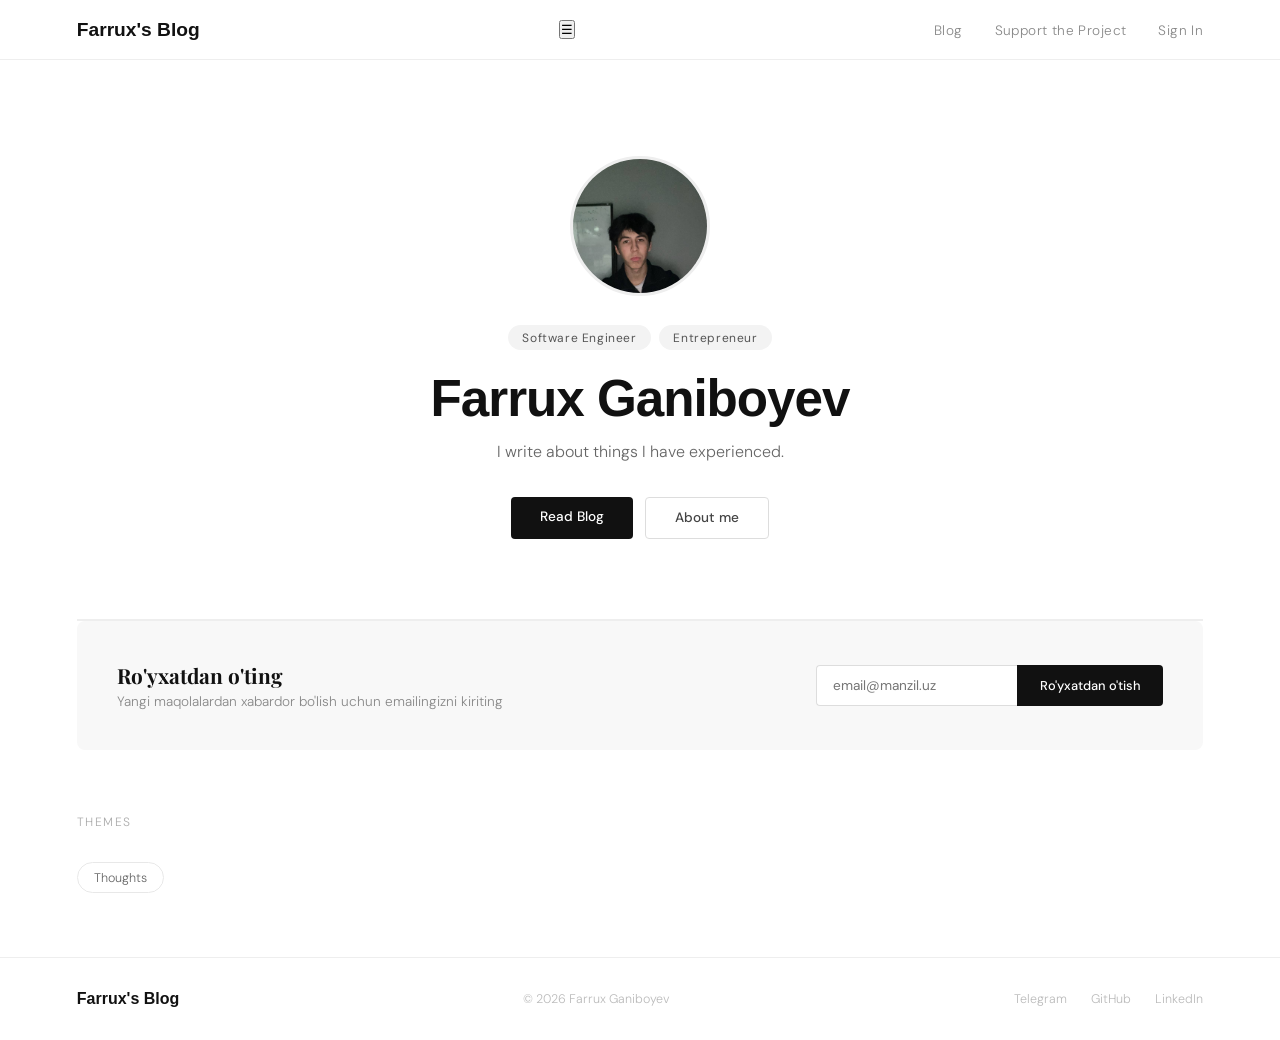
<file: index.html>
<!DOCTYPE html>
<html lang="uz">
<head>
  <meta charset="UTF-8"/>
  <meta name="viewport" content="width=device-width, initial-scale=1.0"/>
  <title>Farrux G'aniboyev — Blog</title>
  <link rel="stylesheet" href="./style/homePage.css"/>
  <link href="https://fonts.googleapis.com/css2?family=Playfair+Display:ital,wght@0,400;0,700;1,400&family=DM+Sans:wght@300;400;500&display=swap" rel="stylesheet"/>
</head>
<body>

<nav>
  <a href="#" class="logo">Farrux's Blog</a>
  <button class="menu-toggle" id="menuToggle">☰</button>
  <ul id="navMenu">
    <li><a href="./pages/blogs.html">Blog</a></li>
    <li><a href="./pages/support.html">Support the Project</a></li>
    <li><a href="./pages/signup.html">Sign In</a></li>
  </ul>
</nav>

<script>
  const menuToggle = document.getElementById('menuToggle');
  const navMenu = document.getElementById('navMenu');
  
  menuToggle.addEventListener('click', () => {
    navMenu.classList.toggle('active');
  });
  
  document.querySelectorAll('#navMenu a').forEach(link => {
    link.addEventListener('click', () => {
      navMenu.classList.remove('active');
    });
  });
</script>

<!-- HERO -->
<section class="hero">
  <div class="avatar-wrap">
    <img src="[data-uri]" alt="Farrux G'aniboyev"/>
  </div>

  <div class="badge">
    <span>Software Engineer</span>
    <span>Entrepreneur</span>
  </div>

  <h1 style="font-family: sans-serif;">Farrux Ganiboyev</h1>

  <p>I write about things I have experienced.</p>

  <div class="btn-group">
    <a href="./pages/blogs.html" class="btn btn-dark">Read Blog</a>
    <a href="./pages/about.html" class="btn btn-outline">About me</a>
  </div>
</section>

<hr class="divider"/>

<!-- POSTS -->


<hr class="divider"/>

<!-- NEWSLETTER -->
<div class="newsletter">
  <div>
    <h3>Ro'yxatdan o'ting</h3>
    <p>Yangi maqolalardan xabardor bo'lish uchun emailingizni kiriting</p>
  </div>
  <div class="nl-form">
    <input type="email" placeholder="email@manzil.uz"/>
    <button type="button">Ro'yxatdan o'tish</button>
  </div>
</div>

<!-- TOPICS -->
<section class="topics">
  <div class="section-title">Themes</div>
  <div class="topics-list">
    <a href="#" class="topic-tag">Thoughts</a>

  </div>
</section>

<footer>
  <a href="#" style="font-family:'sans-serif', sans-serif; font-size:1rem; color:#111; text-decoration:none; font-weight: 600;">Farrux's Blog</a>
  <p>© 2026 Farrux Ganiboyev</p>
  <div class="footer-links">
    <a href="https://t.me/farruxecho" target="_blank">Telegram</a>
    <a href="https://github.com/farrukhechos" target="_blank">GitHub</a>
    <a href="https://www.linkedin.com/in/farrux-ganiboyev-a51789399/" target="_blank">LinkedIn</a>
  </div>
</footer>

</body>
</html>
</file>
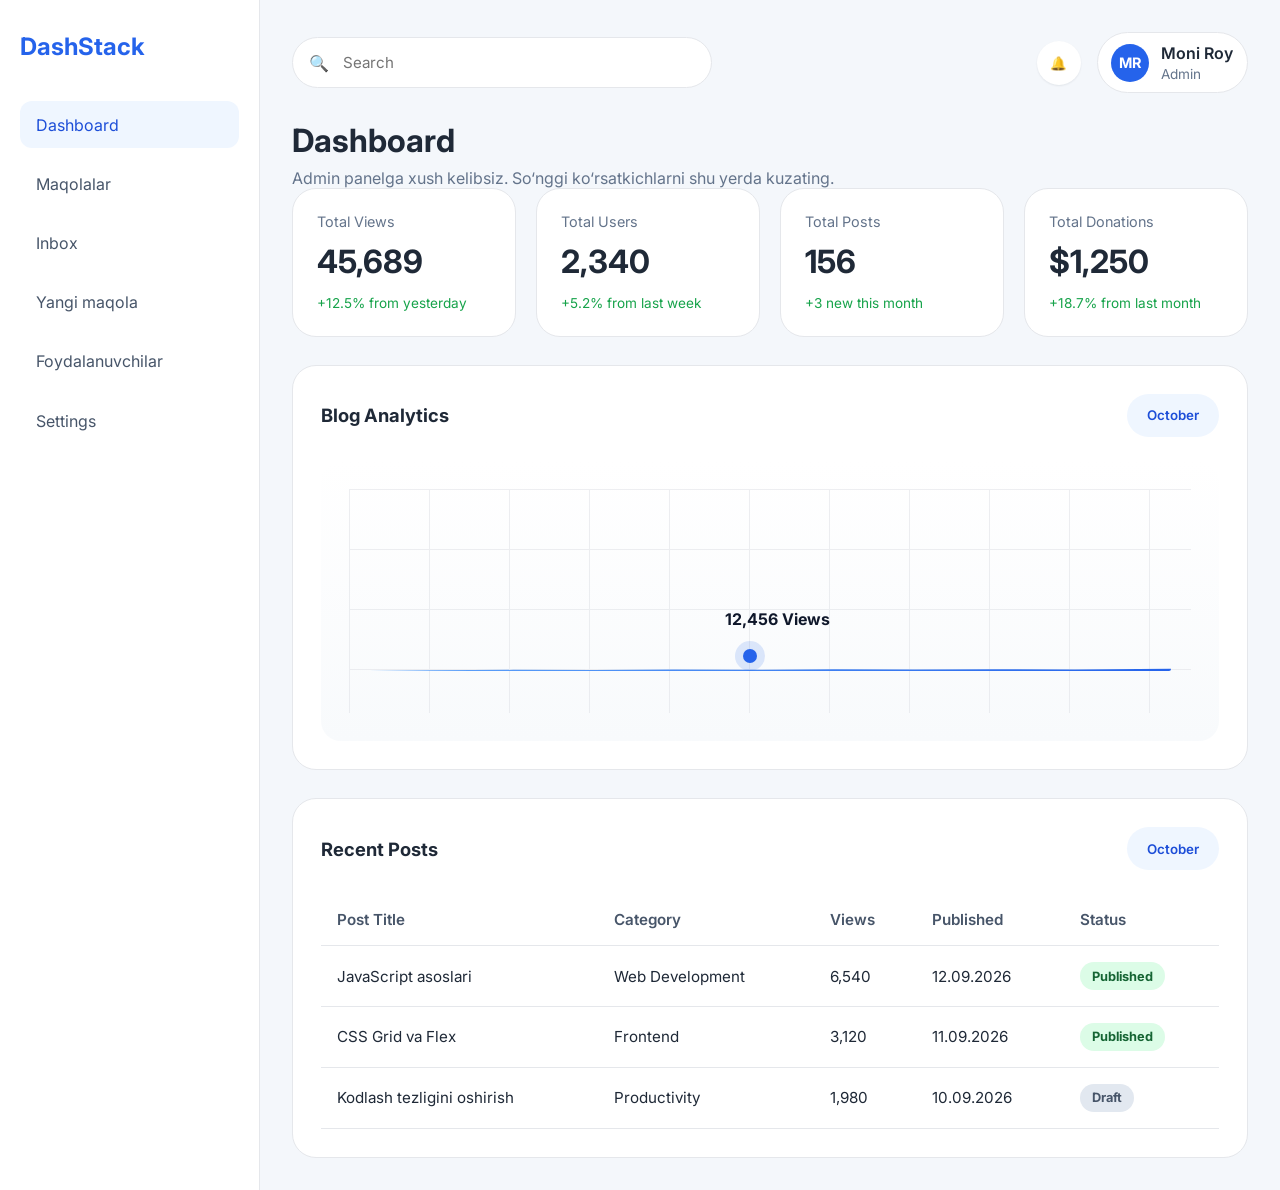
<file: admin/index.html>
<!DOCTYPE html>
<html lang="uz">
<head>
  <meta charset="UTF-8" />
  <meta name="viewport" content="width=device-width, initial-scale=1.0" />
  <title>Admin Dashboard — Farrux</title>
  <link rel="stylesheet" href="../style/admin.css" />
  <link href="https://fonts.googleapis.com/css2?family=Inter:wght@400;500;600;700&display=swap" rel="stylesheet" />
</head>
<body>
  <div class="admin-layout">
    <aside class="sidebar">
      <a href="index.html" class="brand">DashStack</a>
      <nav>
        <a href="index.html" class="active">Dashboard</a>
        <a href="posts.html">Maqolalar</a>
        <a href="inbox.html">Inbox</a>
        <a href="new-post.html">Yangi maqola</a>
        <a href="users.html">Foydalanuvchilar</a>
        <a href="settings.html">Settings</a>
      </nav>
    </aside>

    <main class="main-content">
      <header class="topbar">
        <div class="search-block">
          <span>🔍</span>
          <input type="search" placeholder="Search" />
        </div>
        <div class="top-actions">
          <button class="icon-btn">🔔</button>
          <div class="user-card">
            <div class="avatar">MR</div>
            <div>
              <p>Moni Roy</p>
              <span>Admin</span>
            </div>
          </div>
        </div>
      </header>

      <section class="page-heading">
        <div>
          <h1>Dashboard</h1>
          <p>Admin panelga xush kelibsiz. So‘nggi ko‘rsatkichlarni shu yerda kuzating.</p>
        </div>
      </section>

      <section class="stats-grid">
        <article class="stat-card">
          <p>Total Views</p>
          <h2>45,689</h2>
          <span class="stat-change positive">+12.5% from yesterday</span>
        </article>
        <article class="stat-card">
          <p>Total Users</p>
          <h2>2,340</h2>
          <span class="stat-change positive">+5.2% from last week</span>
        </article>
        <article class="stat-card">
          <p>Total Posts</p>
          <h2>156</h2>
          <span class="stat-change positive">+3 new this month</span>
        </article>
        <article class="stat-card">
          <p>Total Donations</p>
          <h2>$1,250</h2>
          <span class="stat-change positive">+18.7% from last month</span>
        </article>
      </section>

      <section class="section card chart-card">
        <div class="section-header">
          <h2>Blog Analytics</h2>
          <button class="small-btn">October</button>
        </div>
        <div class="chart-frame">
          <div class="chart-grid"></div>
          <div class="chart-line"></div>
          <div class="chart-spot"></div>
          <div class="chart-value">12,456 Views</div>
        </div>
      </section>

      <section class="section card table-card">
        <div class="section-header">
          <h2>Recent Posts</h2>
          <button class="small-btn">October</button>
        </div>
        <table>
          <thead>
            <tr>
              <th>Post Title</th>
              <th>Category</th>
              <th>Views</th>
              <th>Published</th>
              <th>Status</th>
            </tr>
          </thead>
          <tbody>
            <tr>
              <td>JavaScript asoslari</td>
              <td>Web Development</td>
              <td>6,540</td>
              <td>12.09.2026</td>
              <td><span class="status status-published">Published</span></td>
            </tr>
            <tr>
              <td>CSS Grid va Flex</td>
              <td>Frontend</td>
              <td>3,120</td>
              <td>11.09.2026</td>
              <td><span class="status status-published">Published</span></td>
            </tr>
            <tr>
              <td>Kodlash tezligini oshirish</td>
              <td>Productivity</td>
              <td>1,980</td>
              <td>10.09.2026</td>
              <td><span class="status status-draft">Draft</span></td>
            </tr>
          </tbody>
        </table>
      </section>
    </main>
  </div>
</body>
</html>
</file>
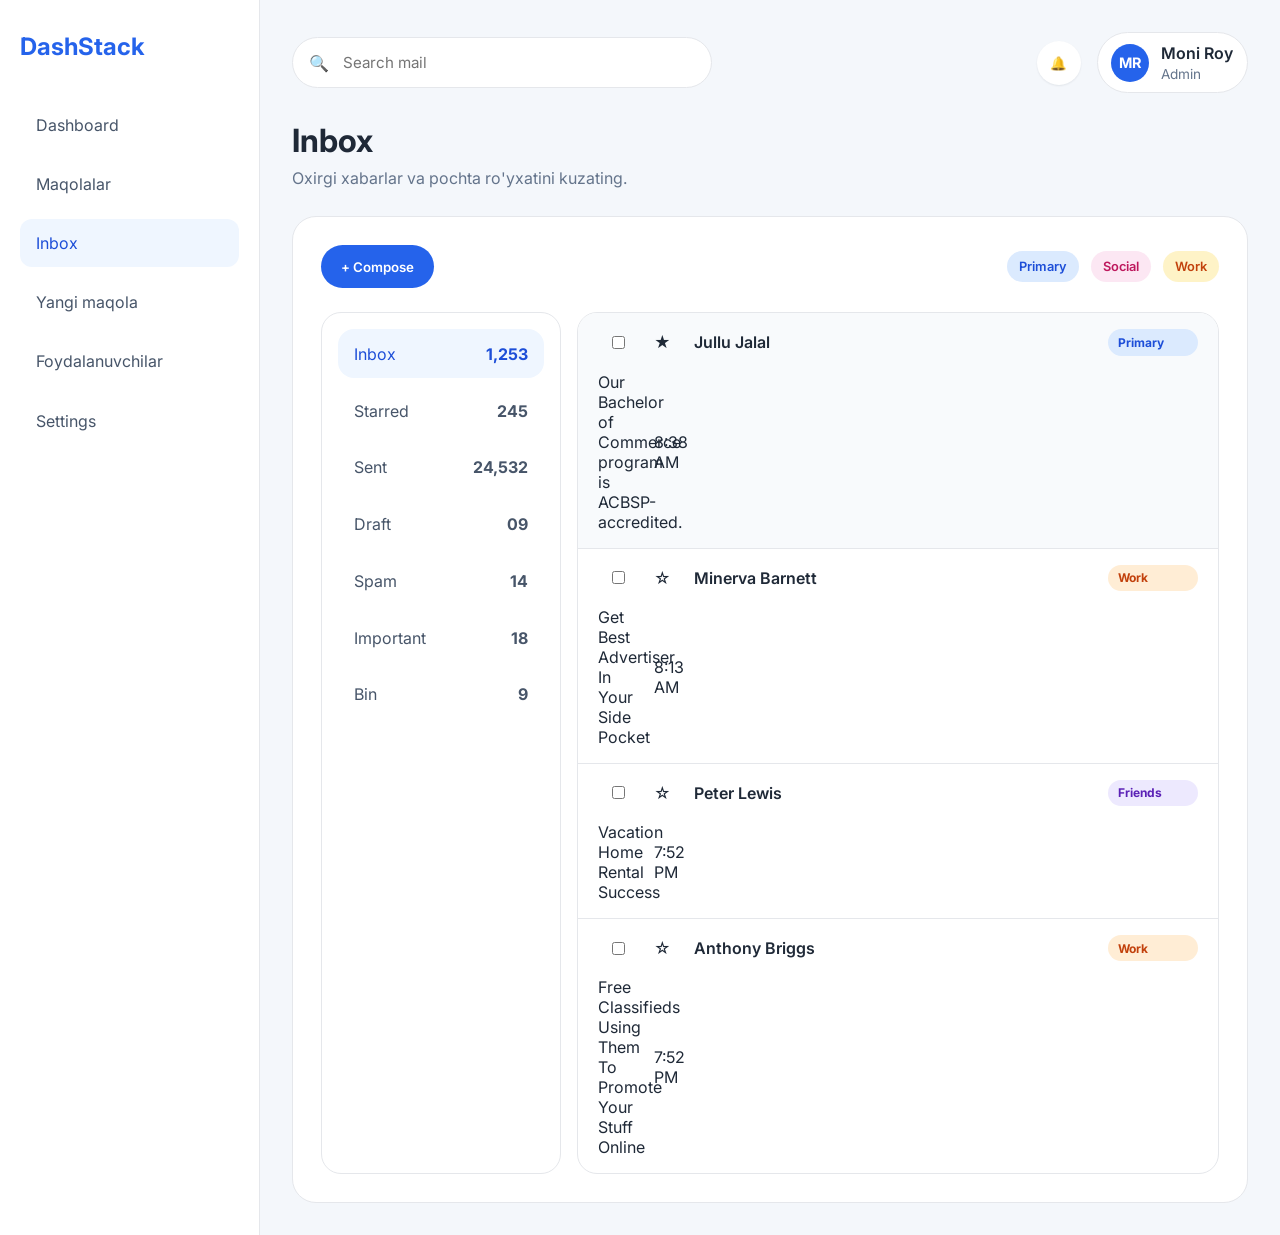
<file: admin/inbox.html>
<!DOCTYPE html>
<html lang="uz">
<head>
  <meta charset="UTF-8" />
  <meta name="viewport" content="width=device-width, initial-scale=1.0" />
  <title>Inbox — Admin</title>
  <link rel="stylesheet" href="../style/admin.css" />
  <link href="https://fonts.googleapis.com/css2?family=Inter:wght@400;500;600;700&display=swap" rel="stylesheet" />
</head>
<body>
  <div class="admin-layout">
    <aside class="sidebar">
      <a href="index.html" class="brand">DashStack</a>
      <nav>
        <a href="index.html">Dashboard</a>
        <a href="posts.html">Maqolalar</a>
        <a href="inbox.html" class="active">Inbox</a>
        <a href="new-post.html">Yangi maqola</a>
        <a href="users.html">Foydalanuvchilar</a>
        <a href="settings.html">Settings</a>
      </nav>
    </aside>

    <main class="main-content">
      <header class="topbar">
        <div class="search-block">
          <span>🔍</span>
          <input type="search" placeholder="Search mail" />
        </div>
        <div class="top-actions">
          <button class="icon-btn">🔔</button>
          <div class="user-card">
            <div class="avatar">MR</div>
            <div>
              <p>Moni Roy</p>
              <span>Admin</span>
            </div>
          </div>
        </div>
      </header>

      <section class="page-heading">
        <div>
          <h1>Inbox</h1>
          <p>Oxirgi xabarlar va pochta ro'yxatini kuzating.</p>
        </div>
      </section>

      <section class="section card inbox-card">
        <div class="inbox-actions">
          <button class="small-btn blue">+ Compose</button>
          <div class="label-list">
            <span class="label primary">Primary</span>
            <span class="label social">Social</span>
            <span class="label work">Work</span>
          </div>
        </div>

        <div class="inbox-grid">
          <aside class="mail-sidebar">
            <div class="mail-item active">Inbox <strong>1,253</strong></div>
            <div class="mail-item">Starred <strong>245</strong></div>
            <div class="mail-item">Sent <strong>24,532</strong></div>
            <div class="mail-item">Draft <strong>09</strong></div>
            <div class="mail-item">Spam <strong>14</strong></div>
            <div class="mail-item">Important <strong>18</strong></div>
            <div class="mail-item">Bin <strong>9</strong></div>
          </aside>

          <div class="mail-list">
            <div class="mail-row selected">
              <input type="checkbox" />
              <span class="star">★</span>
              <strong>Jullu Jalal</strong>
              <span class="tag primary">Primary</span>
              <span>Our Bachelor of Commerce program is ACBSP-accredited.</span>
              <time>8:38 AM</time>
            </div>
            <div class="mail-row">
              <input type="checkbox" />
              <span class="star">☆</span>
              <strong>Minerva Barnett</strong>
              <span class="tag work">Work</span>
              <span>Get Best Advertiser In Your Side Pocket</span>
              <time>8:13 AM</time>
            </div>
            <div class="mail-row">
              <input type="checkbox" />
              <span class="star">☆</span>
              <strong>Peter Lewis</strong>
              <span class="tag friends">Friends</span>
              <span>Vacation Home Rental Success</span>
              <time>7:52 PM</time>
            </div>
            <div class="mail-row">
              <input type="checkbox" />
              <span class="star">☆</span>
              <strong>Anthony Briggs</strong>
              <span class="tag work">Work</span>
              <span>Free Classifieds Using Them To Promote Your Stuff Online</span>
              <time>7:52 PM</time>
            </div>
          </div>
        </div>
      </section>
    </main>
  </div>
</body>
</html>
</file>
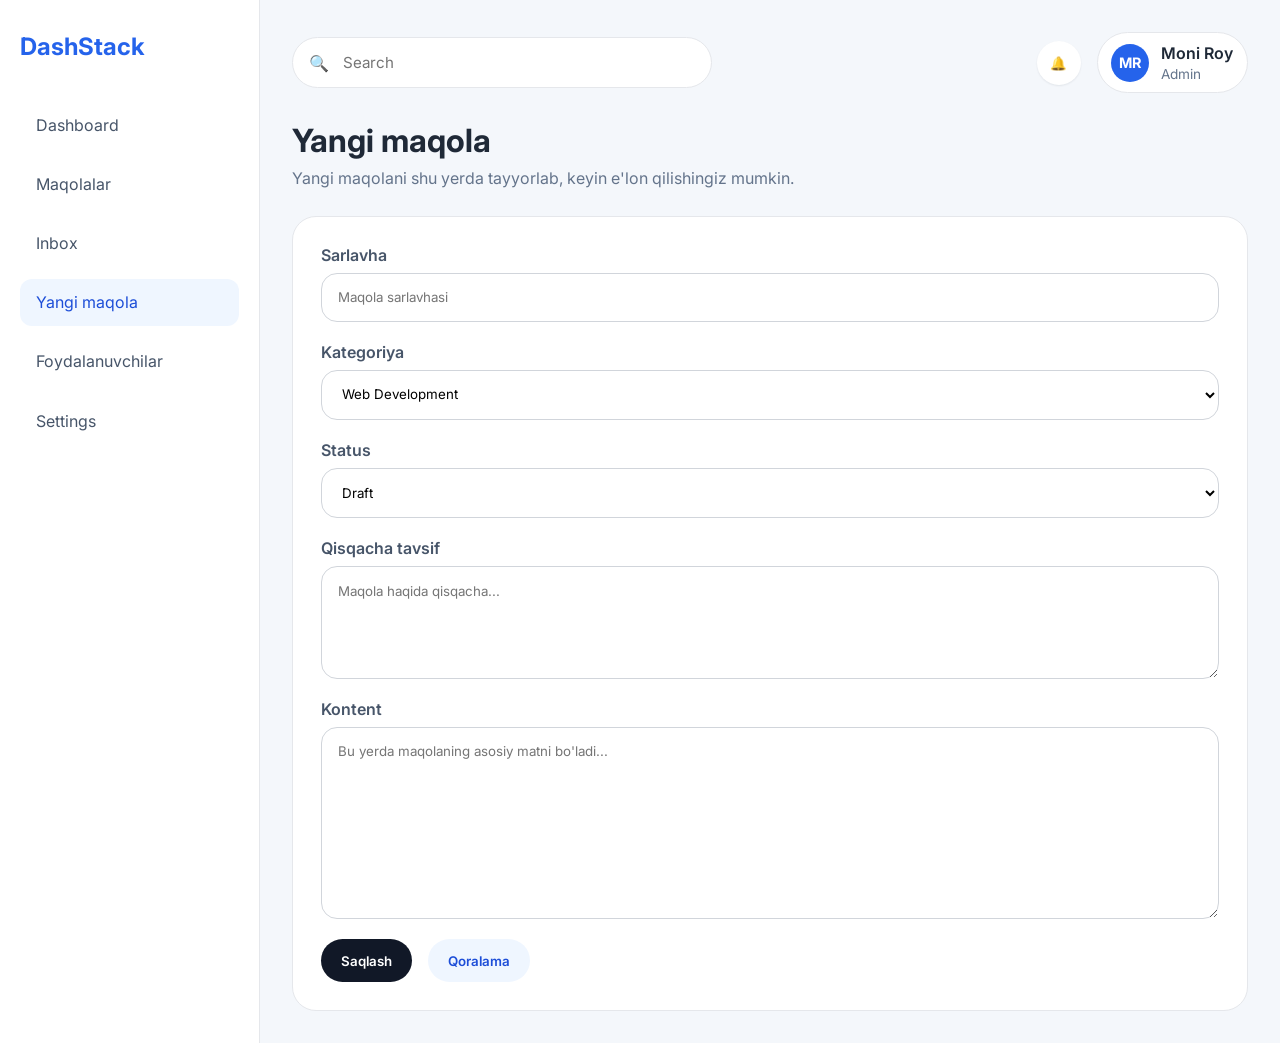
<file: admin/new-post.html>
<!DOCTYPE html>
<html lang="uz">
<head>
  <meta charset="UTF-8" />
  <meta name="viewport" content="width=device-width, initial-scale=1.0" />
  <title>Yangi maqola — Admin</title>
  <link rel="stylesheet" href="../style/admin.css" />
  <link href="https://fonts.googleapis.com/css2?family=Inter:wght@400;500;600;700&display=swap" rel="stylesheet" />
</head>
<body>
  <div class="admin-layout">
    <aside class="sidebar">
      <a href="index.html" class="brand">DashStack</a>
      <nav>
        <a href="index.html">Dashboard</a>
        <a href="posts.html">Maqolalar</a>
        <a href="inbox.html">Inbox</a>
        <a href="new-post.html" class="active">Yangi maqola</a>
        <a href="users.html">Foydalanuvchilar</a>
        <a href="settings.html">Settings</a>
      </nav>
    </aside>

    <main class="main-content">
      <header class="topbar">
        <div class="search-block">
          <span>🔍</span>
          <input type="search" placeholder="Search" />
        </div>
        <div class="top-actions">
          <button class="icon-btn">🔔</button>
          <div class="user-card">
            <div class="avatar">MR</div>
            <div>
              <p>Moni Roy</p>
              <span>Admin</span>
            </div>
          </div>
        </div>
      </header>

      <section class="page-heading">
        <div>
          <h1>Yangi maqola</h1>
          <p>Yangi maqolani shu yerda tayyorlab, keyin e'lon qilishingiz mumkin.</p>
        </div>
      </section>

      <section class="section card form-card">
        <form>
          <div class="form-row">
            <label>Sarlavha</label>
            <input type="text" placeholder="Maqola sarlavhasi" />
          </div>
          <div class="form-row">
            <label>Kategoriya</label>
            <select>
              <option>Web Development</option>
              <option>Frontend</option>
              <option>Backend</option>
              <option>Productivity</option>
            </select>
          </div>
          <div class="form-row">
            <label>Status</label>
            <select>
              <option>Draft</option>
              <option>Published</option>
              <option>Review</option>
            </select>
          </div>
          <div class="form-row full-width">
            <label>Qisqacha tavsif</label>
            <textarea rows="5" placeholder="Maqola haqida qisqacha..."></textarea>
          </div>
          <div class="form-row full-width">
            <label>Kontent</label>
            <textarea rows="10" placeholder="Bu yerda maqolaning asosiy matni bo'ladi..."></textarea>
          </div>
          <div class="form-actions">
            <button type="submit" class="donate-btn">Saqlash</button>
            <button type="button" class="small-btn">Qoralama</button>
          </div>
        </form>
      </section>
    </main>
  </div>
</body>
</html>
</file>
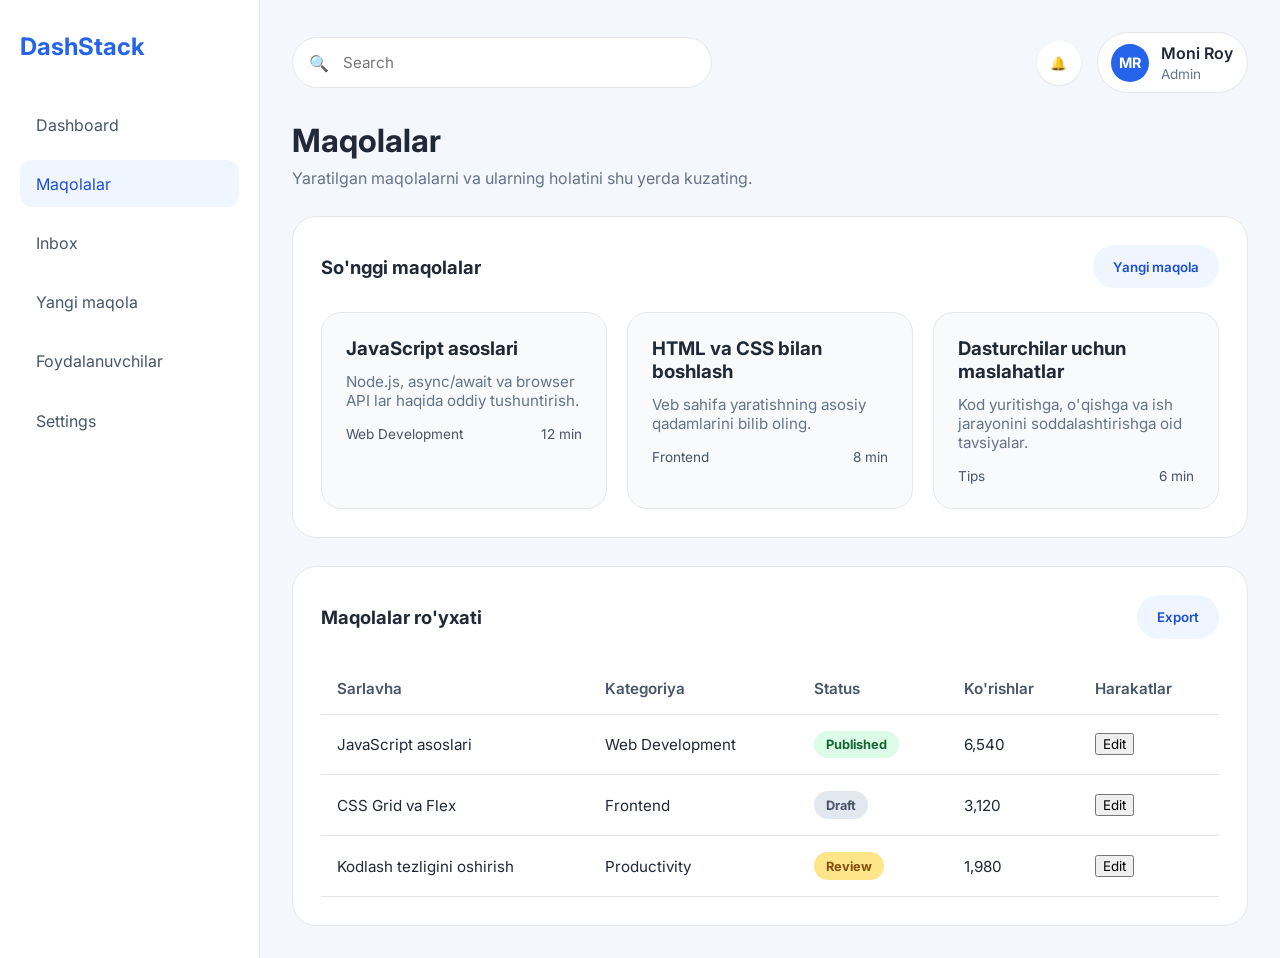
<file: admin/posts.html>
<!DOCTYPE html>
<html lang="uz">
<head>
  <meta charset="UTF-8" />
  <meta name="viewport" content="width=device-width, initial-scale=1.0" />
  <title>Maqolalar — Admin</title>
  <link rel="stylesheet" href="../style/admin.css" />
  <link href="https://fonts.googleapis.com/css2?family=Inter:wght@400;500;600;700&display=swap" rel="stylesheet" />
</head>
<body>
  <div class="admin-layout">
    <aside class="sidebar">
      <a href="index.html" class="brand">DashStack</a>
      <nav>
        <a href="index.html">Dashboard</a>
        <a href="posts.html" class="active">Maqolalar</a>
        <a href="inbox.html">Inbox</a>
        <a href="new-post.html">Yangi maqola</a>
        <a href="users.html">Foydalanuvchilar</a>
        <a href="settings.html">Settings</a>
      </nav>
    </aside>

    <main class="main-content">
      <header class="topbar">
        <div class="search-block">
          <span>🔍</span>
          <input type="search" placeholder="Search" />
        </div>
        <div class="top-actions">
          <button class="icon-btn">🔔</button>
          <div class="user-card">
            <div class="avatar">MR</div>
            <div>
              <p>Moni Roy</p>
              <span>Admin</span>
            </div>
          </div>
        </div>
      </header>

      <section class="page-heading">
        <div>
          <h1>Maqolalar</h1>
          <p>Yaratilgan maqolalarni va ularning holatini shu yerda kuzating.</p>
        </div>
      </section>

      <section class="section card posts-card">
        <div class="section-header">
          <h2>So'nggi maqolalar</h2>
          <button class="small-btn">Yangi maqola</button>
        </div>
        <div class="posts-grid">
          <article class="post-card">
            <h3>JavaScript asoslari</h3>
            <p>Node.js, async/await va browser API lar haqida oddiy tushuntirish.</p>
            <div class="post-meta"><span>Web Development</span><span>12 min</span></div>
          </article>
          <article class="post-card">
            <h3>HTML va CSS bilan boshlash</h3>
            <p>Veb sahifa yaratishning asosiy qadamlarini bilib oling.</p>
            <div class="post-meta"><span>Frontend</span><span>8 min</span></div>
          </article>
          <article class="post-card">
            <h3>Dasturchilar uchun maslahatlar</h3>
            <p>Kod yuritishga, o'qishga va ish jarayonini soddalashtirishga oid tavsiyalar.</p>
            <div class="post-meta"><span>Tips</span><span>6 min</span></div>
          </article>
        </div>
      </section>

      <section class="section card table-card">
        <div class="section-header">
          <h2>Maqolalar ro'yxati</h2>
          <button class="small-btn">Export</button>
        </div>
        <table>
          <thead>
            <tr>
              <th>Sarlavha</th>
              <th>Kategoriya</th>
              <th>Status</th>
              <th>Ko'rishlar</th>
              <th>Harakatlar</th>
            </tr>
          </thead>
          <tbody>
            <tr>
              <td>JavaScript asoslari</td>
              <td>Web Development</td>
              <td><span class="status status-published">Published</span></td>
              <td>6,540</td>
              <td><button class="action-btn">Edit</button></td>
            </tr>
            <tr>
              <td>CSS Grid va Flex</td>
              <td>Frontend</td>
              <td><span class="status status-draft">Draft</span></td>
              <td>3,120</td>
              <td><button class="action-btn">Edit</button></td>
            </tr>
            <tr>
              <td>Kodlash tezligini oshirish</td>
              <td>Productivity</td>
              <td><span class="status status-review">Review</span></td>
              <td>1,980</td>
              <td><button class="action-btn">Edit</button></td>
            </tr>
          </tbody>
        </table>
      </section>
    </main>
  </div>
</body>
</html>
</file>
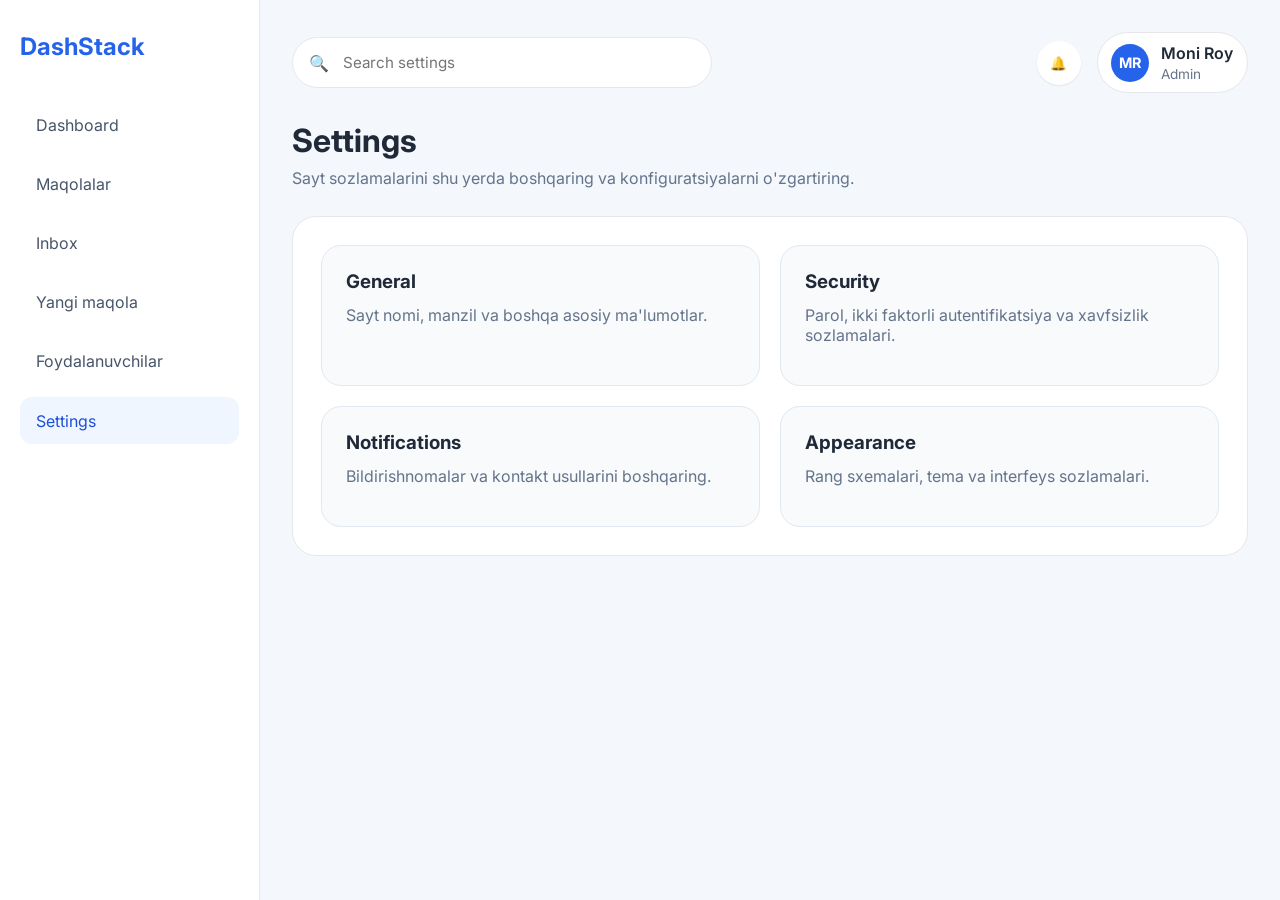
<file: admin/settings.html>
<!DOCTYPE html>
<html lang="uz">
<head>
  <meta charset="UTF-8" />
  <meta name="viewport" content="width=device-width, initial-scale=1.0" />
  <title>Settings — Admin</title>
  <link rel="stylesheet" href="../style/admin.css" />
  <link href="https://fonts.googleapis.com/css2?family=Inter:wght@400;500;600;700&display=swap" rel="stylesheet" />
</head>
<body>
  <div class="admin-layout">
    <aside class="sidebar">
      <a href="index.html" class="brand">DashStack</a>
      <nav>
        <a href="index.html">Dashboard</a>
        <a href="posts.html">Maqolalar</a>
        <a href="inbox.html">Inbox</a>
        <a href="new-post.html">Yangi maqola</a>
        <a href="users.html">Foydalanuvchilar</a>
        <a href="settings.html" class="active">Settings</a>
      </nav>
    </aside>

    <main class="main-content">
      <header class="topbar">
        <div class="search-block">
          <span>🔍</span>
          <input type="search" placeholder="Search settings" />
        </div>
        <div class="top-actions">
          <button class="icon-btn">🔔</button>
          <div class="user-card">
            <div class="avatar">MR</div>
            <div>
              <p>Moni Roy</p>
              <span>Admin</span>
            </div>
          </div>
        </div>
      </header>

      <section class="page-heading">
        <div>
          <h1>Settings</h1>
          <p>Sayt sozlamalarini shu yerda boshqaring va konfiguratsiyalarni o'zgartiring.</p>
        </div>
      </section>

      <section class="section card settings-card">
        <div class="settings-grid">
          <div class="setting-item">
            <h3>General</h3>
            <p>Sayt nomi, manzil va boshqa asosiy ma'lumotlar.</p>
          </div>
          <div class="setting-item">
            <h3>Security</h3>
            <p>Parol, ikki faktorli autentifikatsiya va xavfsizlik sozlamalari.</p>
          </div>
          <div class="setting-item">
            <h3>Notifications</h3>
            <p>Bildirishnomalar va kontakt usullarini boshqaring.</p>
          </div>
          <div class="setting-item">
            <h3>Appearance</h3>
            <p>Rang sxemalari, tema va interfeys sozlamalari.</p>
          </div>
        </div>
      </section>
    </main>
  </div>
</body>
</html>
</file>
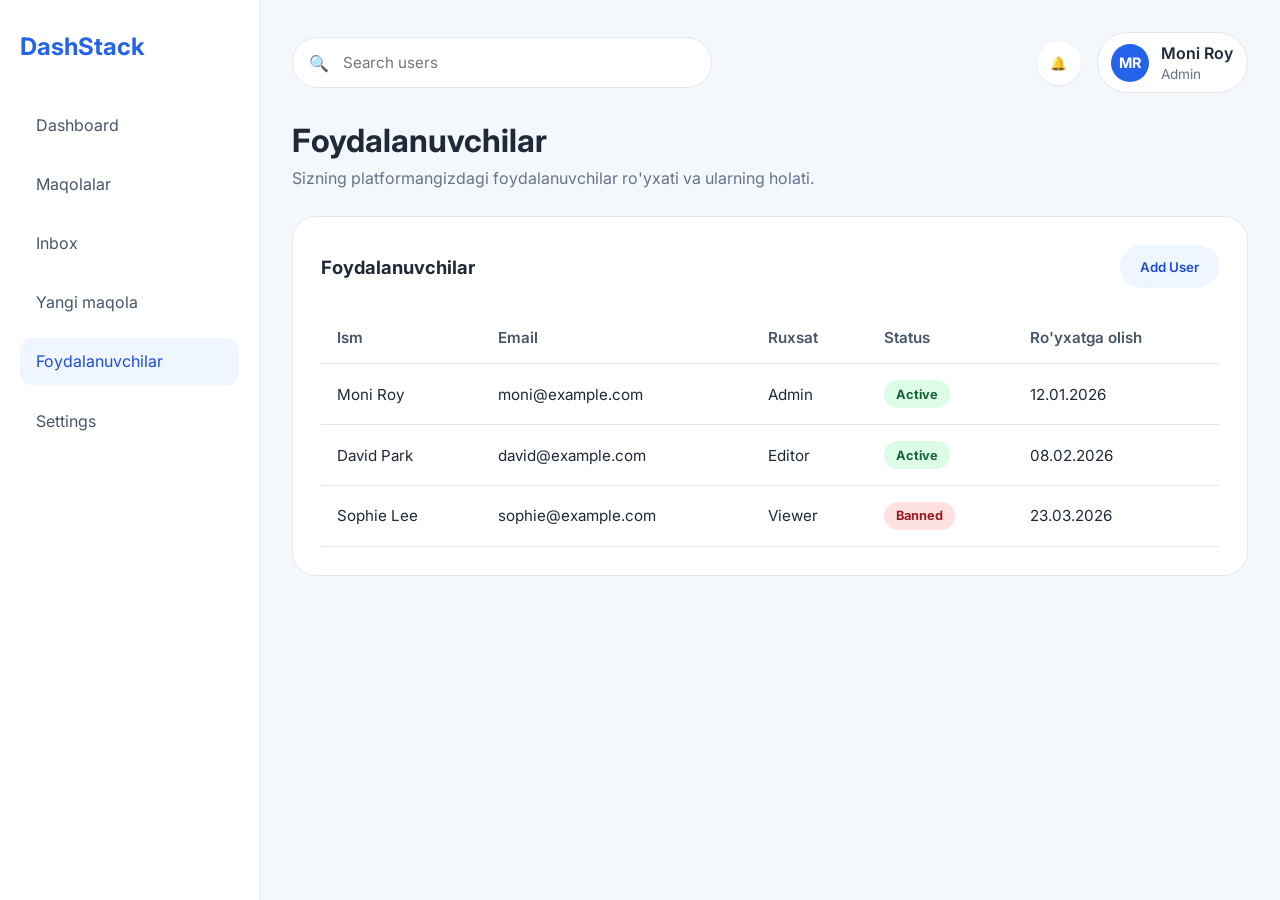
<file: admin/users.html>
<!DOCTYPE html>
<html lang="uz">
<head>
  <meta charset="UTF-8" />
  <meta name="viewport" content="width=device-width, initial-scale=1.0" />
  <title>Foydalanuvchilar — Admin</title>
  <link rel="stylesheet" href="../style/admin.css" />
  <link href="https://fonts.googleapis.com/css2?family=Inter:wght@400;500;600;700&display=swap" rel="stylesheet" />
</head>
<body>
  <div class="admin-layout">
    <aside class="sidebar">
      <a href="index.html" class="brand">DashStack</a>
      <nav>
        <a href="index.html">Dashboard</a>
        <a href="posts.html">Maqolalar</a>
        <a href="inbox.html">Inbox</a>
        <a href="new-post.html">Yangi maqola</a>
        <a href="users.html" class="active">Foydalanuvchilar</a>
        <a href="settings.html">Settings</a>
      </nav>
    </aside>

    <main class="main-content">
      <header class="topbar">
        <div class="search-block">
          <span>🔍</span>
          <input type="search" placeholder="Search users" />
        </div>
        <div class="top-actions">
          <button class="icon-btn">🔔</button>
          <div class="user-card">
            <div class="avatar">MR</div>
            <div>
              <p>Moni Roy</p>
              <span>Admin</span>
            </div>
          </div>
        </div>
      </header>

      <section class="page-heading">
        <div>
          <h1>Foydalanuvchilar</h1>
          <p>Sizning platformangizdagi foydalanuvchilar ro'yxati va ularning holati.</p>
        </div>
      </section>

      <section class="section card table-card">
        <div class="section-header">
          <h2>Foydalanuvchilar</h2>
          <button class="small-btn">Add User</button>
        </div>
        <table>
          <thead>
            <tr>
              <th>Ism</th>
              <th>Email</th>
              <th>Ruxsat</th>
              <th>Status</th>
              <th>Ro'yxatga olish</th>
            </tr>
          </thead>
          <tbody>
            <tr>
              <td>Moni Roy</td>
              <td>moni@example.com</td>
              <td>Admin</td>
              <td><span class="status status-active">Active</span></td>
              <td>12.01.2026</td>
            </tr>
            <tr>
              <td>David Park</td>
              <td>david@example.com</td>
              <td>Editor</td>
              <td><span class="status status-active">Active</span></td>
              <td>08.02.2026</td>
            </tr>
            <tr>
              <td>Sophie Lee</td>
              <td>sophie@example.com</td>
              <td>Viewer</td>
              <td><span class="status status-banned">Banned</span></td>
              <td>23.03.2026</td>
            </tr>
          </tbody>
        </table>
      </section>
    </main>
  </div>
</body>
</html>
</file>
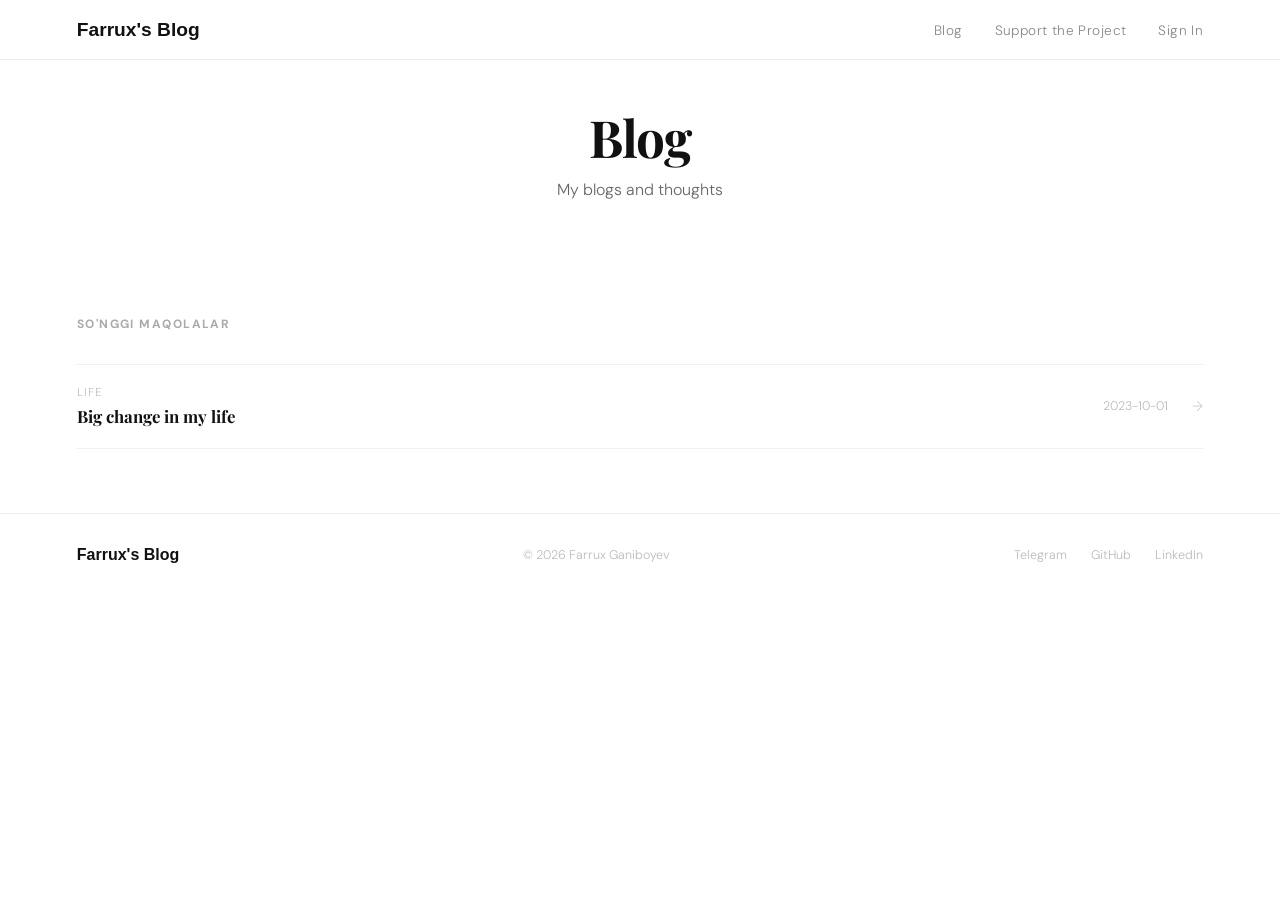
<file: pages/blogs.html>
<!DOCTYPE html>
<html lang="uz">
<head>
  <meta charset="UTF-8"/>
  <meta name="viewport" content="width=device-width, initial-scale=1.0"/>
  <title>Blog — Farrux G'aniboyev</title>
  <link rel="stylesheet" href="../style/blogs.css"/>
  <link href="https://fonts.googleapis.com/css2?family=Playfair+Display:ital,wght@0,400;0,700;1,400&family=DM+Sans:wght@300;400;500&display=swap" rel="stylesheet"/>
</head>
<body>

<nav>
  <a href="../index.html" class="logo">Farrux's Blog</a>
  <button class="menu-toggle" id="menuToggle">☰</button>
  <ul id="navMenu">
    <li><a href="blogs.html">Blog</a></li>
    <li><a href="support.html">Support the Project</a></li>
    <li><a href="signup.html">Sign In</a></li>
  </ul>
</nav>

<script>
  const menuToggle = document.getElementById('menuToggle');
  const navMenu = document.getElementById('navMenu');
  
  menuToggle.addEventListener('click', () => {
    navMenu.classList.toggle('active');
  });
  
  document.querySelectorAll('#navMenu a').forEach(link => {
    link.addEventListener('click', () => {
      navMenu.classList.remove('active');
    });
  });
</script>

<!-- HERO -->
<section class="hero">
  <h1>Blog</h1>
  <p>My blogs and thoughts</p>
</section>

<!-- POSTS SECTION -->
<section class="posts-section">
  <h2 class="section-title">So'nggi maqolalar</h2>
  <div class="posts-list">
    <a href="#" class="post-item">
      <div class="post-left">
        <span class="post-cat">Life</span>
        <h3 class="post-title">Big change in my life</h3>
      </div>
      <div class="post-right">
        <span class="post-date">2023-10-01</span>
        <span class="arrow">→</span>
      </div>
    </a>

 
  </div>
</section>

<!-- FOOTER -->
<footer>
  <a href="#" style="font-family:'sans-serif', sans-serif; font-size:1rem; color:#111; text-decoration:none; font-weight: 600;">Farrux's Blog</a>
  <p>© 2026 Farrux Ganiboyev</p>
  <div class="footer-links">
    <a href="https://t.me/farruxecho" target="_blank">Telegram</a>
    <a href="https://github.com/farrukhechos" target="_blank">GitHub</a>
    <a href="https://www.linkedin.com/in/farrux-ganiboyev-a51789399/" target="_blank">LinkedIn</a>
  </div>
</footer>

</body>
</html>
</file>
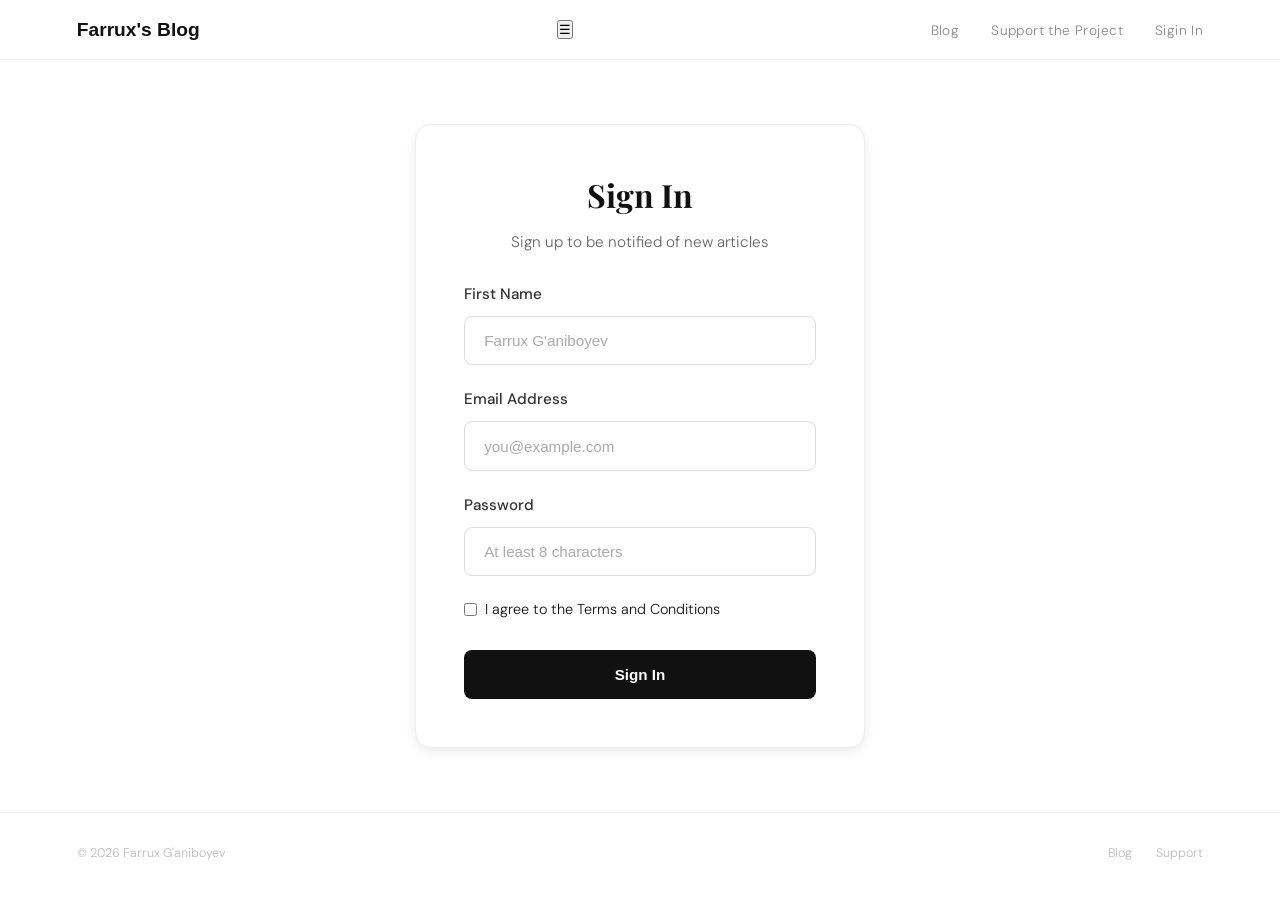
<file: pages/signup.html>
<!DOCTYPE html>
<html lang="uz">
<head>
  <meta charset="UTF-8"/>
  <meta name="viewport" content="width=device-width, initial-scale=1.0"/>
  <title>Sign In — Farrux G'aniboyev</title>
  <link rel="stylesheet" href="../style/homePage.css"/>
  <link href="https://fonts.googleapis.com/css2?family=Playfair+Display:ital,wght@0,400;0,700;1,400&family=DM+Sans:wght@300;400;500&display=swap" rel="stylesheet"/>
  <style>
    .signup-container {
      display: flex;
      justify-content: center;
      align-items: center;
      min-height: calc(100vh - 180px);
      padding: 4rem 6vw;
    }
    
    .signup-form {
      background: #fff;
      padding: 3rem;
      border-radius: 16px;
      border: 1px solid #eee;
      box-shadow: 0 4px 12px rgba(0,0,0,0.08);
      width: 100%;
      max-width: 450px;
    }
    
    .signup-form h2 {
      font-family: 'Playfair Display', serif;
      font-size: 2rem;
      margin-bottom: 1rem;
      text-align: center;
    }
    
    .signup-form p {
      text-align: center;
      color: #666;
      margin-bottom: 2rem;
      font-size: 0.95rem;
    }
    
    .form-group {
      margin-bottom: 1.5rem;
    }
    
    .form-group label {
      display: block;
      margin-bottom: 0.75rem;
      font-weight: 500;
      color: #333;
      font-size: 0.95rem;
    }
    
    .form-group input {
      width: 100%;
      padding: 0.95rem 1.2rem;
      border: 1px solid #ddd;
      border-radius: 8px;
      font-size: 0.95rem;
      transition: all 0.2s;
    }
    
    .form-group input:focus {
      outline: none;
      border-color: #111;
      box-shadow: 0 0 0 3px rgba(17, 17, 17, 0.1);
    }
    
    .form-group input::placeholder {
      color: #aaa;
    }
    
    .checkbox-group {
      display: flex;
      align-items: center;
      gap: 0.5rem;
      margin-bottom: 2rem;
      font-size: 0.9rem;
    }
    
    .checkbox-group input {
      width: auto;
      cursor: pointer;
    }
    
    .submit-btn {
      width: 100%;
      padding: 1rem;
      background: #111;
      color: #fff;
      border: none;
      border-radius: 8px;
      font-size: 0.95rem;
      font-weight: 600;
      cursor: pointer;
      transition: background 0.2s;
    }
    
    .submit-btn:hover {
      background: #333;
    }
    
    .login-link {
      text-align: center;
      margin-top: 1.5rem;
      font-size: 0.9rem;
    }
    
    .login-link a {
      color: #111;
      text-decoration: none;
      font-weight: 600;
    }
    
    .login-link a:hover {
      text-decoration: underline;
    }
  </style>
</head>
<body>

<nav>
  <a href="../index.html" class="logo">Farrux's Blog</a>
  <button class="menu-toggle" id="menuToggle">☰</button>
  <ul id="navMenu">
    <li><a href="blogs.html">Blog</a></li>
    <li><a href="support.html">Support the Project</a></li>
    <li><a href="signup.html">Sigin In</a></li>
  </ul>
</nav>

<script>
  const menuToggle = document.getElementById('menuToggle');
  const navMenu = document.getElementById('navMenu');
  
  menuToggle.addEventListener('click', () => {
    navMenu.classList.toggle('active');
  });
  
  document.querySelectorAll('#navMenu a').forEach(link => {
    link.addEventListener('click', () => {
      navMenu.classList.remove('active');
    });
  });
</script>

<!-- SIGNUP SECTION -->
<section class="signup-container">
  <div class="signup-form">
    <h2>Sign In</h2>
    <p>Sign up to be notified of new articles</p>
    <form>
      <div class="form-group">
        <label for="name">First Name</label>
        <input type="text" id="name" placeholder="Farrux G'aniboyev" required />
      </div>
      <div class="form-group">
        <label for="email">Email Address</label>
        <input type="email" id="email" placeholder="you@example.com" required />
      </div>
      <div class="form-group">
        <label for="password">Password</label>
        <input type="password" id="password" placeholder="At least 8 characters" required />
      </div>
      <div class="checkbox-group">
        <input type="checkbox" id="terms" required />
        <label for="terms" style="margin: 0; cursor: pointer;">I agree to the Terms and Conditions</label>
      </div>
      <button type="submit" class="submit-btn">Sign In</button>
    </form>
  </div>
</section>

<!-- FOOTER -->
<footer>
  <p>&copy; 2026 Farrux G'aniboyev</p>
  <div class="footer-links">
    <a href="blogs.html">Blog</a>
    <a href="support.html">Support</a>
  </div>
</footer>

</body>
</html>
</file>
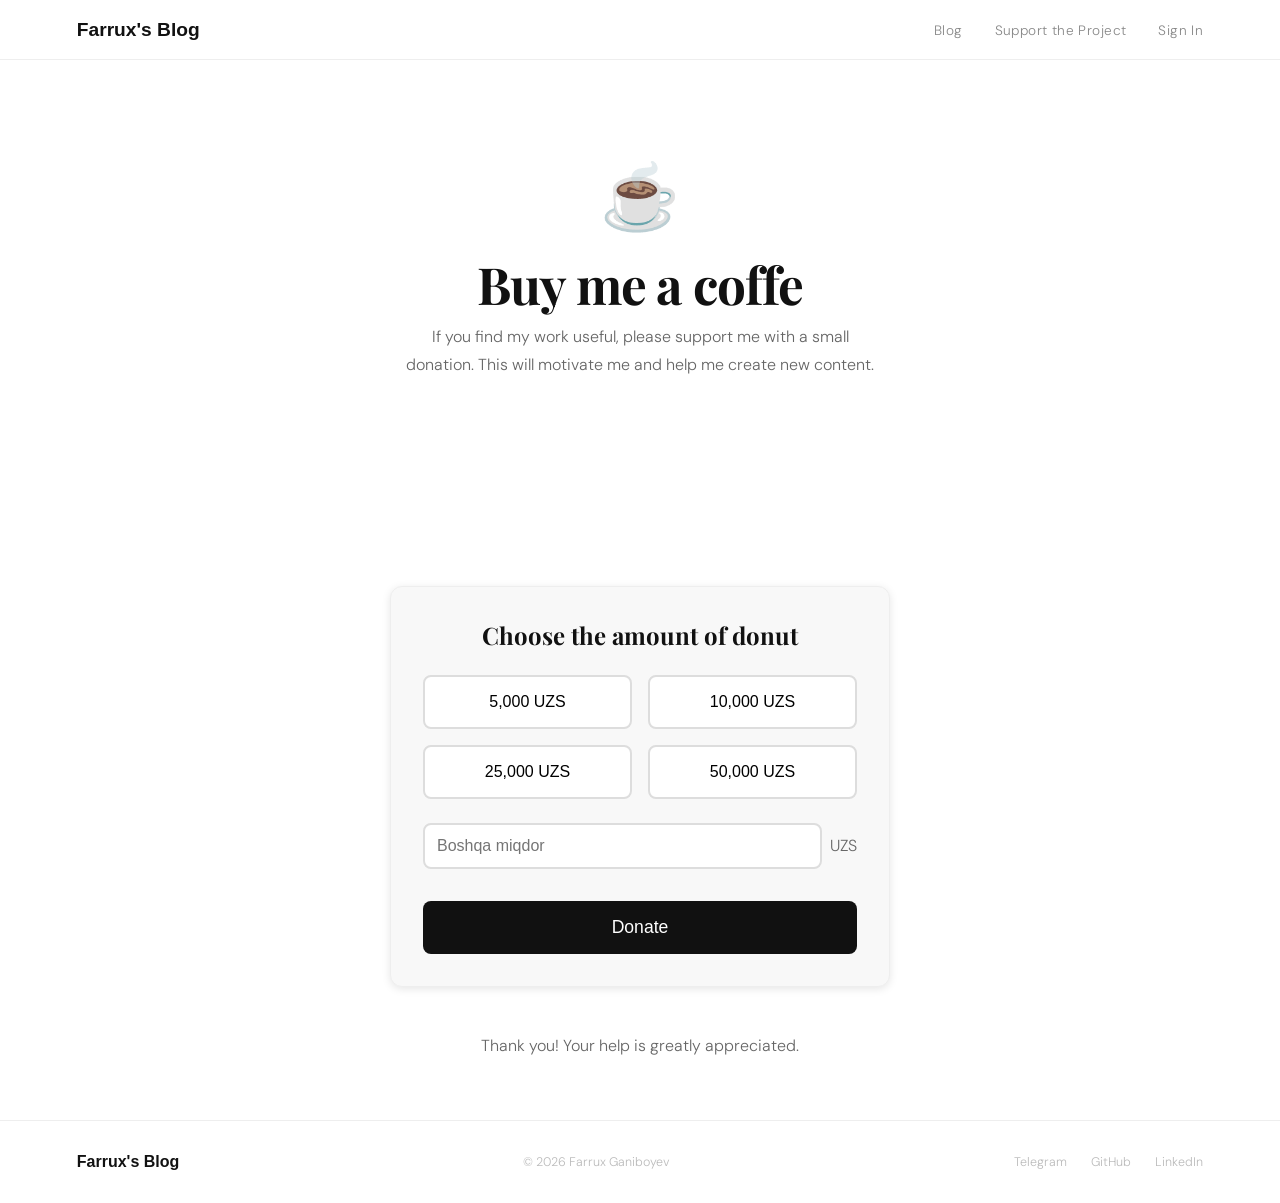
<file: pages/support.html>
<!DOCTYPE html>
<html lang="uz">
<head>
  <meta charset="UTF-8"/>
  <meta name="viewport" content="width=device-width, initial-scale=1.0"/>
  <title>Support the Project — Farrux G'aniboyev</title>
  <link rel="stylesheet" href="../style/support.css"/>
  <link href="https://fonts.googleapis.com/css2?family=Playfair+Display:ital,wght@0,400;0,700;1,400&family=DM+Sans:wght@300;400;500&display=swap" rel="stylesheet"/>
</head>
<body>

<nav>
  <a href="../index.html" class="logo">Farrux's Blog</a>
  <button class="menu-toggle" id="menuToggle">☰</button>
  <ul id="navMenu">
    <li><a href="blogs.html">Blog</a></li>
    <li><a href="support.html">Support the Project</a></li>
    <li><a href="signup.html">Sign In</a></li>
  </ul>
</nav>

<script>
  const menuToggle = document.getElementById('menuToggle');
  const navMenu = document.getElementById('navMenu');
  
  menuToggle.addEventListener('click', () => {
    navMenu.classList.toggle('active');
  });
  
  document.querySelectorAll('#navMenu a').forEach(link => {
    link.addEventListener('click', () => {
      navMenu.classList.remove('active');
    });
  });
</script>

<!-- HERO -->
<section class="hero">
  <div style="font-size: 4rem; margin-bottom: 1rem;">☕</div>
  <h1>Buy me a coffe</h1>
  <p>If you find my work useful, please support me with a small donation. This will motivate me and help me create new content.</p>
</section>

<!-- DONATE SECTION -->
<section class="posts-section">
  <div class="donate-card">
    <h3>Choose the amount of donut</h3>
    <div class="amount-options">
      <button class="amount-btn" onclick="selectAmount(5000)">5,000 UZS</button>
      <button class="amount-btn" onclick="selectAmount(10000)">10,000 UZS</button>
      <button class="amount-btn" onclick="selectAmount(25000)">25,000 UZS</button>
      <button class="amount-btn" onclick="selectAmount(50000)">50,000 UZS</button>
    </div>
    <div class="custom-amount">
      <input type="number" id="customAmount" placeholder="Boshqa miqdor" min="1000">
      <span>UZS</span>
    </div>
    <button class="donate-btn" onclick="donate()">Donate</button>
  </div>
  
  <p style="margin-top: 3rem; text-align: center; color: #666;">Thank you! Your help is greatly appreciated.</p>
</section>

<!-- FOOTER -->
<footer>
  <a href="#" style="font-family:'sans-serif', sans-serif; font-size:1rem; color:#111; text-decoration:none; font-weight: 600;">Farrux's Blog</a>
  <p>© 2026 Farrux Ganiboyev</p>
  <div class="footer-links">
    <a href="https://t.me/farruxecho" target="_blank">Telegram</a>
    <a href="https://github.com/farrukhechos" target="_blank">GitHub</a>
    <a href="https://www.linkedin.com/in/farrux-ganiboyev-a51789399/" target="_blank">LinkedIn</a>
  </div>
</footer>

<script>
let selectedAmount = 0;

function selectAmount(amount) {
    selectedAmount = amount;
    document.querySelectorAll('.amount-btn').forEach(btn => btn.classList.remove('selected'));
    event.target.classList.add('selected');
    document.getElementById('customAmount').value = '';
}

function donate() {
    const custom = document.getElementById('customAmount').value;
    const amount = custom ? parseInt(custom) : selectedAmount;
    if (amount > 0) {
        alert(`Rahmat! ${amount} UZS donat qilish uchun karta raqami: 1234 5678 9012 3456`);
    } else {
        alert('Iltimos, miqdorni tanlang yoki kiriting.');
    }
}
</script>

</body>
</html>
</file>
<file: style/homePage.css>
*, *::before, *::after { box-sizing: border-box; margin: 0; padding: 0; }

body {
    background: #fff;
    color: #111;
    font-family: 'DM Sans', sans-serif;
    font-weight: 300;
}

/* NAV */
nav {
    display: flex;
    align-items: center;
    justify-content: space-between;
    padding: 0 6vw;
    height: 60px;
    border-bottom: 1px solid #eee;
    position: sticky;
    top: 0;
    background: #fff;
    z-index: 100;
}

.logo {
    font-family: 'sans-serif', sans-serif;
    font-size: 1.2rem;
    color: #111;
    text-decoration: none;
    font-weight: 600;
}

nav ul {
    list-style: none;
    display: flex;
    gap: 2rem;
}

nav ul a {
    text-decoration: none;
    color: #888;
    font-size: 0.85rem;
    letter-spacing: 0.03em;
    transition: color 0.2s;
}

nav ul a:hover { color: #111; }

/* HERO */
.hero {
    display: flex;
    flex-direction: column;
    align-items: center;
    text-align: center;
    padding: 6rem 6vw 5rem;
    animation: fadeUp 0.7s ease both;
}

/* AVATAR */
.avatar-wrap {
    width: 140px;
    height: 140px;
    border-radius: 50%;
    overflow: hidden;
    margin-bottom: 1.8rem;
    border: 3px solid #eee;
    flex-shrink: 0;
}

.avatar-wrap img {
    width: 100%;
    height: 100%;
    object-fit: cover;
    object-position: center 18%;
}

.hero h1 {
    font-family: 'Playfair Display', serif;
    font-size: clamp(2rem, 5vw, 3.2rem);
    letter-spacing: -0.02em;
    line-height: 1.15;
    margin-bottom: 0.6rem;
}

.badge {
    display: inline-flex;
    gap: 0.5rem;
    margin-bottom: 1.2rem;
}

.badge span {
    background: #f3f3f3;
    color: #555;
    font-size: 0.75rem;
    padding: 0.3rem 0.9rem;
    border-radius: 999px;
    letter-spacing: 0.05em;
    font-weight: 400;
}

.hero p {
    color: #666;
    font-size: 1rem;
    max-width: 480px;
    line-height: 1.7;
    margin-bottom: 2rem;
}

.btn-group {
    display: flex;
    gap: 0.75rem;
    justify-content: center;
    flex-wrap: wrap;
}

.btn {
    text-decoration: none;
    padding: 0.7rem 1.8rem;
    font-size: 0.85rem;
    font-family: 'DM Sans', sans-serif;
    font-weight: 500;
    border-radius: 4px;
    transition: all 0.2s;
    display: inline-block;
}

.btn-dark {
    background: #111;
    color: #fff;
}

.btn-dark:hover { background: #333; }

.btn-outline {
    border: 1px solid #ddd;
    color: #444;
    background: #fff;
}

.btn-outline:hover { border-color: #aaa; color: #111; }

/* DIVIDER */
.divider {
    border: none;
    border-top: 1px solid #eee;
    margin: 0 6vw;
}

/* POSTS SECTION */
.posts-section {
    padding: 4rem 6vw;
    animation: fadeUp 0.7s 0.1s ease both;
}

.section-title {
    font-size: 0.75rem;
    text-transform: uppercase;
    letter-spacing: 0.12em;
    color: #aaa;
    margin-bottom: 2rem;
}

.posts-list {
    display: flex;
    flex-direction: column;
    gap: 0;
}

.post-item {
    display: flex;
    justify-content: space-between;
    align-items: center;
    padding: 1.3rem 0;
    border-bottom: 1px solid #f0f0f0;
    text-decoration: none;
    color: #111;
    gap: 1rem;
    transition: all 0.15s;
}

.post-item:first-child { border-top: 1px solid #f0f0f0; }

.post-item:hover .post-title { color: #555; }

.post-left { display: flex; flex-direction: column; gap: 0.3rem; }

.post-cat {
    font-size: 0.72rem;
    text-transform: uppercase;
    letter-spacing: 0.08em;
    color: #bbb;
}

.post-title {
    font-family: 'Playfair Display', serif;
    font-size: 1.05rem;
    transition: color 0.2s;
}

.post-right {
    display: flex;
    align-items: center;
    gap: 1.5rem;
    flex-shrink: 0;
    color: #bbb;
    font-size: 0.78rem;
}

.arrow { font-size: 0.9rem; color: #ccc; }
.post-item:hover .arrow { color: #888; }

/* NEWSLETTER */
.newsletter {
    margin: 0 6vw 4rem;
    padding: 2.5rem;
    background: #f8f8f8;
    border-radius: 8px;
    display: flex;
    align-items: center;
    justify-content: space-between;
    gap: 2rem;
    flex-wrap: wrap;
    animation: fadeUp 0.7s 0.2s ease both;
}

.newsletter h3 {
    font-family: 'Playfair Display', serif;
    font-size: 1.3rem;
    margin-bottom: 0.3rem;
}

.newsletter p { color: #888; font-size: 0.85rem; }

.nl-form {
    display: flex;
    gap: 0;
    min-width: 280px;
}

.nl-form input {
    flex: 1;
    padding: 0.7rem 1rem;
    border: 1px solid #ddd;
    border-right: none;
    font-family: 'DM Sans', sans-serif;
    font-size: 0.85rem;
    outline: none;
    border-radius: 4px 0 0 4px;
    background: #fff;
}

.nl-form button {
    padding: 0.7rem 1.4rem;
    background: #111;
    color: #fff;
    border: none;
    font-family: 'DM Sans', sans-serif;
    font-size: 0.8rem;
    font-weight: 500;
    cursor: pointer;
    border-radius: 0 4px 4px 0;
    transition: background 0.2s;
}

.nl-form button:hover { background: #333; }

/* TOPICS */
.topics {
    padding: 0 6vw 4rem;
    animation: fadeUp 0.7s 0.25s ease both;
}

.topics-list {
    display: flex;
    flex-wrap: wrap;
    gap: 0.5rem;
    margin-top: 1.2rem;
}

.topic-tag {
    padding: 0.4rem 1rem;
    border: 1px solid #e8e8e8;
    border-radius: 999px;
    font-size: 0.78rem;
    color: #666;
    text-decoration: none;
    transition: all 0.2s;
}

.topic-tag:hover {
    border-color: #111;
    color: #111;
}

/* FOOTER */
footer {
    border-top: 1px solid #eee;
    padding: 2rem 6vw;
    display: flex;
    justify-content: space-between;
    align-items: center;
    flex-wrap: wrap;
    gap: 1rem;
}

footer p { color: #bbb; font-size: 0.78rem; }

.footer-links { display: flex; gap: 1.5rem; }

.footer-links a {
    color: #bbb;
    text-decoration: none;
    font-size: 0.78rem;
    transition: color 0.2s;
}

.footer-links a:hover { color: #111; }

@keyframes fadeUp {
    from { opacity: 0; transform: translateY(16px); }
    to   { opacity: 1; transform: translateY(0); }
}

@media (max-width: 600px) {
    .post-right .post-date { display: none; }
    .newsletter { padding: 2rem 1.5rem; }
    .nl-form { min-width: 100%; width: 100%; }
}
</file>
<file: style/admin.css>
* {
  box-sizing: border-box;
}

body {
  margin: 0;
  font-family: 'Inter', sans-serif;
  background: #f4f7fb;
  color: #1f2937;
}

button,
input,
select,
textarea {
  font-family: inherit;
}

.admin-layout {
  display: grid;
  grid-template-columns: 260px 1fr;
  min-height: 100vh;
}

.sidebar {
  background: #ffffff;
  border-right: 1px solid #e5e7eb;
  padding: 2rem 1.25rem;
  display: flex;
  flex-direction: column;
  gap: 1.5rem;
}

.brand {
  font-size: 1.5rem;
  font-weight: 700;
  color: #2563eb;
  text-decoration: none;
  margin-bottom: 1rem;
}

.sidebar nav {
  display: flex;
  flex-direction: column;
  gap: 0.75rem;
}

.sidebar nav a {
  display: block;
  padding: 0.85rem 1rem;
  border-radius: 12px;
  color: #475569;
  text-decoration: none;
  transition: background 0.2s, color 0.2s;
}

.sidebar nav a:hover,
.sidebar nav a.active {
  background: #eff6ff;
  color: #1d4ed8;
}

.main-content {
  padding: 2rem;
}

.topbar {
  display: flex;
  justify-content: space-between;
  align-items: center;
  gap: 1rem;
  margin-bottom: 1.75rem;
}

.search-block {
  display: flex;
  align-items: center;
  gap: 0.75rem;
  background: #fff;
  padding: 0.9rem 1rem;
  border-radius: 999px;
  border: 1px solid #e5e7eb;
  width: 100%;
  max-width: 420px;
}

.search-block input {
  border: none;
  width: 100%;
  outline: none;
  font-size: 0.95rem;
}

.top-actions {
  display: flex;
  align-items: center;
  gap: 1rem;
}

.icon-btn {
  border: none;
  background: #fff;
  width: 44px;
  height: 44px;
  border-radius: 50%;
  cursor: pointer;
  box-shadow: 0 1px 2px rgba(15, 23, 42, 0.08);
}

.user-card {
  display: flex;
  align-items: center;
  gap: 0.75rem;
  background: #fff;
  padding: 0.6rem 0.85rem;
  border-radius: 999px;
  border: 1px solid #e5e7eb;
}

.avatar {
  width: 38px;
  height: 38px;
  display: grid;
  place-items: center;
  background: #2563eb;
  color: #fff;
  border-radius: 50%;
  font-weight: 700;
  font-size: 0.9rem;
}

.user-card p {
  margin: 0;
  font-weight: 600;
}

.user-card span {
  font-size: 0.85rem;
  color: #64748b;
}

.page-heading h1 {
  margin: 0;
  font-size: 2rem;
}

.page-heading p {
  margin: 0.5rem 0 0;
  color: #64748b;
}

.section {
  margin-top: 1.75rem;
}

.card {
  background: #ffffff;
  border: 1px solid #e5e7eb;
  border-radius: 24px;
  padding: 1.75rem;
}

.section-header {
  display: flex;
  justify-content: space-between;
  align-items: center;
  gap: 1rem;
  margin-bottom: 1.5rem;
}

.section-header h2 {
  margin: 0;
  font-size: 1.15rem;
}

.small-btn,
.donate-btn {
  border: none;
  border-radius: 999px;
  padding: 0.85rem 1.25rem;
  cursor: pointer;
  font-weight: 600;
}

.small-btn {
  background: #eff6ff;
  color: #1d4ed8;
}

.small-btn.blue {
  background: #2563eb;
  color: #fff;
}

.donate-btn {
  background: #111827;
  color: #fff;
}

.stats-grid {
  display: grid;
  grid-template-columns: repeat(4, minmax(0, 1fr));
  gap: 1.25rem;
}

.stat-card {
  background: #fff;
  border: 1px solid #e5e7eb;
  border-radius: 24px;
  padding: 1.5rem;
}

.stat-card p {
  margin: 0;
  color: #64748b;
  font-size: 0.9rem;
}

.stat-card h2 {
  margin: 0.75rem 0 0;
  font-size: 2rem;
}

.stat-change {
  display: inline-block;
  margin-top: 0.85rem;
  font-size: 0.85rem;
}

.positive {
  color: #16a34a;
}

.negative {
  color: #dc2626;
}

.chart-card {
  overflow: hidden;
}

.chart-frame {
  position: relative;
  min-height: 280px;
  background: linear-gradient(180deg, #ffffff 0%, #f8fafc 100%);
  border-radius: 20px;
  padding: 1.75rem;
}

.chart-grid {
  position: absolute;
  inset: 1.75rem;
  background-image: linear-gradient(#e5e7eb 1px, transparent 1px), linear-gradient(90deg, #e5e7eb 1px, transparent 1px);
  background-size: 100% 60px, 80px 100%;
  opacity: 0.7;
}

.chart-line {
  position: absolute;
  left: 3rem;
  bottom: 3rem;
  width: calc(100% - 6rem);
  height: 180px;
  background: transparent;
  border-bottom: 2px solid transparent;
  background-image: linear-gradient(transparent, transparent), linear-gradient(90deg, transparent, transparent);
}

.chart-line::after {
  content: '';
  position: absolute;
  left: 0;
  bottom: 20px;
  width: 100%;
  height: 4px;
  border-radius: 999px;
  background: linear-gradient(90deg, #60a5fa 0%, #2563eb 100%);
  clip-path: polygon(0 100%, 8% 84%, 18% 72%, 28% 76%, 38% 62%, 48% 70%, 58% 60%, 68% 64%, 78% 58%, 88% 62%, 100% 45%, 100% 100%, 0 100%);
}

.chart-spot {
  position: absolute;
  left: 47%;
  bottom: 28%;
  width: 14px;
  height: 14px;
  border-radius: 50%;
  background: #2563eb;
  box-shadow: 0 0 0 8px rgba(37, 99, 235, 0.15);
}

.chart-value {
  position: absolute;
  left: 45%;
  bottom: 40%;
  font-weight: 700;
  color: #0f172a;
}

.table-card table {
  width: 100%;
  border-collapse: collapse;
}

.table-card th,
.table-card td {
  text-align: left;
  padding: 1rem 1rem;
  border-bottom: 1px solid #e5e7eb;
  font-size: 0.95rem;
}

.table-card th {
  color: #475569;
  font-weight: 600;
}

.table-card tbody tr:hover {
  background: #f8fafc;
}

.status {
  display: inline-flex;
  align-items: center;
  padding: 0.4rem 0.75rem;
  border-radius: 999px;
  font-size: 0.8rem;
  font-weight: 700;
}

.status-delivered {
  background: #d1fae5;
  color: #166534;
}

.status-pending {
  background: #fef3c7;
  color: #92400e;
}

.status-published {
  background: #dcfce7;
  color: #166534;
}

.status-draft {
  background: #e2e8f0;
  color: #475569;
}

.status-review {
  background: #fde68a;
  color: #854d0e;
}

.status-active {
  background: #dcfce7;
  color: #166534;
}

.status-banned {
  background: #fee2e2;
  color: #991b1b;
}

.posts-grid {
  display: grid;
  grid-template-columns: repeat(3, minmax(0, 1fr));
  gap: 1.25rem;
}

.post-card {
  background: #f8fafc;
  padding: 1.5rem;
  border-radius: 20px;
  border: 1px solid #e5e7eb;
}

.post-card h3 {
  margin: 0 0 0.75rem;
}

.post-card p {
  margin: 0 0 1rem;
  color: #64748b;
  font-size: 0.95rem;
}

.post-meta {
  display: flex;
  justify-content: space-between;
  gap: 0.5rem;
  color: #475569;
  font-size: 0.85rem;
}

.inbox-card .inbox-actions {
  display: flex;
  justify-content: space-between;
  align-items: center;
  gap: 1rem;
  margin-bottom: 1.5rem;
}

.label-list {
  display: flex;
  gap: 0.75rem;
  flex-wrap: wrap;
}

.label {
  padding: 0.5rem 0.75rem;
  border-radius: 999px;
  font-size: 0.8rem;
  font-weight: 600;
}

.label.primary {
  background: #dbeafe;
  color: #1d4ed8;
}

.label.social {
  background: #fce7f3;
  color: #be185d;
}

.label.work {
  background: #fef3c7;
  color: #c2410c;
}

.inbox-grid {
  display: grid;
  grid-template-columns: 240px 1fr;
  gap: 1rem;
}

.mail-sidebar {
  background: #fff;
  border: 1px solid #e5e7eb;
  border-radius: 20px;
  padding: 1rem;
  display: flex;
  flex-direction: column;
  gap: 0.5rem;
}

.mail-item {
  padding: 0.9rem 1rem;
  border-radius: 16px;
  cursor: pointer;
  color: #475569;
  display: flex;
  justify-content: space-between;
}

.mail-item.active,
.mail-item:hover {
  background: #eff6ff;
  color: #1d4ed8;
}

.mail-list {
  background: #fff;
  border: 1px solid #e5e7eb;
  border-radius: 20px;
  overflow: hidden;
}

.mail-row {
  display: grid;
  grid-template-columns: 40px 24px minmax(0, 1fr) 90px;
  gap: 1rem;
  align-items: center;
  padding: 1rem 1.25rem;
  border-bottom: 1px solid #e5e7eb;
}

.mail-row:last-child {
  border-bottom: none;
}

.mail-row.selected {
  background: #f8fafc;
}

.mail-row strong {
  font-weight: 600;
}

.mail-row .tag {
  padding: 0.35rem 0.65rem;
  border-radius: 999px;
  font-size: 0.75rem;
  font-weight: 700;
}

.tag.primary {
  background: #dbeafe;
  color: #1d4ed8;
}

.tag.work {
  background: #ffedd5;
  color: #c2410c;
}

.tag.friends {
  background: #ede9fe;
  color: #5b21b6;
}

.tag.social {
  background: #e0f2fe;
  color: #0369a1;
}

.form-card form {
  display: grid;
  gap: 1.25rem;
}

.form-row {
  display: grid;
  gap: 0.5rem;
}

.form-row label {
  font-weight: 600;
  color: #475569;
}

.form-row input,
.form-row select,
.form-row textarea {
  width: 100%;
  padding: 0.95rem 1rem;
  border: 1px solid #d1d5db;
  border-radius: 16px;
  background: #fff;
  outline: none;
}

.form-row textarea {
  resize: vertical;
}

.form-actions {
  display: flex;
  gap: 1rem;
  flex-wrap: wrap;
}

.settings-grid {
  display: grid;
  grid-template-columns: repeat(2, minmax(0, 1fr));
  gap: 1.25rem;
}

.setting-item {
  background: #f8fafc;
  border: 1px solid #e2e8f0;
  border-radius: 20px;
  padding: 1.5rem;
}

.setting-item h3 {
  margin: 0 0 0.75rem;
}

.setting-item p {
  margin: 0 0 1rem;
  color: #64748b;
}

.profile-card .profile-header {
  display: flex;
  align-items: center;
  gap: 1.5rem;
}

.avatar-large {
  width: 80px;
  height: 80px;
  display: grid;
  place-items: center;
  background: #2563eb;
  color: #fff;
  border-radius: 50%;
  font-weight: 700;
  font-size: 1.5rem;
}

.profile-card h2 {
  margin: 0 0 0.5rem;
}

.profile-card p {
  margin: 0.25rem 0;
  color: #64748b;
}

.saved-posts-card .posts-grid {
  display: grid;
  grid-template-columns: repeat(2, minmax(0, 1fr));
  gap: 1.25rem;
}

.saved-posts-card .post-card {
  background: #f8fafc;
  padding: 1.5rem;
  border-radius: 20px;
  border: 1px solid #e5e7eb;
}

.saved-posts-card .post-card h3 {
  margin: 0 0 0.75rem;
}

.saved-posts-card .post-card p {
  margin: 0 0 1rem;
  color: #64748b;
  font-size: 0.95rem;
}

.saved-posts-card .post-meta {
  display: flex;
  justify-content: space-between;
  gap: 0.5rem;
  color: #475569;
  font-size: 0.85rem;
}

@media (max-width: 1120px) {
  .stats-grid,
  .posts-grid,
  .settings-grid {
    grid-template-columns: 1fr 1fr;
  }
}

@media (max-width: 860px) {
  .admin-layout {
    grid-template-columns: 1fr;
  }

  .sidebar {
    flex-direction: row;
    overflow-x: auto;
    padding: 1rem;
  }

  .sidebar nav {
    flex-direction: row;
  }

  .sidebar nav a {
    white-space: nowrap;
  }

  .topbar {
    flex-direction: column;
    align-items: stretch;
  }

  .inbox-grid {
    grid-template-columns: 1fr;
  }
}

@media (max-width: 640px) {
  .stats-grid,
  .posts-grid,
  .settings-grid {
    grid-template-columns: 1fr;
  }

  .sidebar {
    padding: 1rem;
  }
}
</file>
<file: style/blogs.css>
*, *::before, *::after { box-sizing: border-box; margin: 0; padding: 0; }

body {
    background: #fff;
    color: #111;
    font-family: 'DM Sans', sans-serif;
    font-weight: 300;
}

/* NAV */
nav {
    display: flex;
    align-items: center;
    justify-content: space-between;
    padding: 0 6vw;
    height: 60px;
    border-bottom: 1px solid #eee;
    position: sticky;
    top: 0;
    background: #fff;
    z-index: 100;
}

.logo {
    font-family: 'sans-serif', sans-serif;
    font-size: 1.2rem;
    color: #111;
    text-decoration: none;
    font-weight: 600;
}

nav ul {
    list-style: none;
    display: flex;
    gap: 2rem;
}

nav ul a {
    text-decoration: none;
    color: #888;
    font-size: 0.85rem;
    letter-spacing: 0.03em;
    transition: color 0.2s;
}

nav ul a:hover { color: #111; }

.menu-toggle {
    display: none;
    border: none;
    background: none;
    font-size: 1.5rem;
    cursor: pointer;
    padding: 0.5rem;
}

/* HERO */
.hero {
    display: flex;
    flex-direction: column;
    align-items: center;
    text-align: center;
    padding: 3rem 6vw 3rem;
    animation: fadeUp 0.7s ease both;
}

/* AVATAR */
.avatar-wrap {
    width: 140px;
    height: 140px;
    border-radius: 50%;
    overflow: hidden;
    margin-bottom: 1.8rem;
    border: 3px solid #eee;
    flex-shrink: 0;
}

.avatar-wrap img {
    width: 100%;
    height: 100%;
    object-fit: cover;
    object-position: center 18%;
}

.hero h1 {
    font-family: 'Playfair Display', serif;
    font-size: clamp(2rem, 5vw, 3.2rem);
    letter-spacing: -0.02em;
    line-height: 1.15;
    margin-bottom: 0.6rem;
}

.badge {
    display: inline-flex;
    gap: 0.5rem;
    margin-bottom: 1.2rem;
}

.badge span {
    background: #f3f3f3;
    color: #555;
    font-size: 0.75rem;
    padding: 0.3rem 0.9rem;
    border-radius: 999px;
    letter-spacing: 0.05em;
    font-weight: 400;
}

.hero p {
    color: #666;
    font-size: 1rem;
    max-width: 480px;
    line-height: 1.7;
    margin-bottom: 2rem;
}

.btn-group {
    display: flex;
    gap: 0.75rem;
    justify-content: center;
    flex-wrap: wrap;
}

.btn {
    text-decoration: none;
    padding: 0.7rem 1.8rem;
    font-size: 0.85rem;
    font-family: 'DM Sans', sans-serif;
    font-weight: 500;
    border-radius: 4px;
    transition: all 0.2s;
    display: inline-block;
}

.btn-dark {
    background: #111;
    color: #fff;
}

.btn-dark:hover { background: #333; }

.btn-outline {
    border: 1px solid #ddd;
    color: #444;
    background: #fff;
}

.btn-outline:hover { border-color: #aaa; color: #111; }

/* DIVIDER */
.divider {
    border: none;
    border-top: 1px solid #eee;
    margin: 0 6vw;
}

/* POSTS SECTION */
.posts-section {
    padding: 2rem 6vw 4rem;
    animation: fadeUp 0.7s 0.1s ease both;
}

.section-title {
    font-size: 0.75rem;
    text-transform: uppercase;
    letter-spacing: 0.12em;
    color: #aaa;
    margin-bottom: 2rem;
}

.posts-list {
    display: flex;
    flex-direction: column;
    gap: 0;
}

.post-item {
    display: flex;
    justify-content: space-between;
    align-items: center;
    padding: 1.3rem 0;
    border-bottom: 1px solid #f0f0f0;
    text-decoration: none;
    color: #111;
    gap: 1rem;
    transition: all 0.15s;
}

.post-item:first-child { border-top: 1px solid #f0f0f0; }

.post-item:hover .post-title { color: #555; }

.post-left { display: flex; flex-direction: column; gap: 0.3rem; }

.post-cat {
    font-size: 0.72rem;
    text-transform: uppercase;
    letter-spacing: 0.08em;
    color: #bbb;
}

.post-title {
    font-family: 'Playfair Display', serif;
    font-size: 1.05rem;
    transition: color 0.2s;
}

.post-right {
    display: flex;
    align-items: center;
    gap: 1.5rem;
    flex-shrink: 0;
    color: #bbb;
    font-size: 0.78rem;
}

.arrow { font-size: 0.9rem; color: #ccc; }
.post-item:hover .arrow { color: #888; }

/* NEWSLETTER */
.newsletter {
    margin: 0 6vw 4rem;
    padding: 2.5rem;
    background: #f8f8f8;
    border-radius: 8px;
    display: flex;
    align-items: center;
    justify-content: space-between;
    gap: 2rem;
    flex-wrap: wrap;
    animation: fadeUp 0.7s 0.2s ease both;
}

.newsletter h3 {
    font-family: 'Playfair Display', serif;
    font-size: 1.3rem;
    margin-bottom: 0.3rem;
}

.newsletter p { color: #888; font-size: 0.85rem; }

.nl-form {
    display: flex;
    gap: 0;
    min-width: 280px;
}

.nl-form input {
    flex: 1;
    padding: 0.7rem 1rem;
    border: 1px solid #ddd;
    border-right: none;
    font-family: 'DM Sans', sans-serif;
    font-size: 0.85rem;
    outline: none;
    border-radius: 4px 0 0 4px;
    background: #fff;
}

.nl-form button {
    padding: 0.7rem 1.4rem;
    background: #111;
    color: #fff;
    border: none;
    font-family: 'DM Sans', sans-serif;
    font-size: 0.8rem;
    font-weight: 500;
    cursor: pointer;
    border-radius: 0 4px 4px 0;
    transition: background 0.2s;
}

.nl-form button:hover { background: #333; }

/* TOPICS */
.topics {
    padding: 0 6vw 4rem;
    animation: fadeUp 0.7s 0.25s ease both;
}

.topics-list {
    display: flex;
    flex-wrap: wrap;
    gap: 0.5rem;
    margin-top: 1.2rem;
}

.topic-tag {
    padding: 0.4rem 1rem;
    border: 1px solid #e8e8e8;
    border-radius: 999px;
    font-size: 0.78rem;
    color: #666;
    text-decoration: none;
    transition: all 0.2s;
}

.topic-tag:hover {
    border-color: #111;
    color: #111;
}
footer {
    border-top: 1px solid #eee;
    padding: 2rem 6vw;
    display: flex;
    justify-content: space-between;
    align-items: center;
    flex-wrap: wrap;
    gap: 1rem;
}

footer p { color: #bbb; font-size: 0.78rem; }

.footer-links { display: flex; gap: 1.5rem; }

.footer-links a {
    color: #bbb;
    text-decoration: none;
    font-size: 0.78rem;
    transition: color 0.2s;
}

.footer-links a:hover { color: #111; }

@keyframes fadeUp {
    from { opacity: 0; transform: translateY(16px); }
    to   { opacity: 1; transform: translateY(0); }
}

@media (max-width: 600px) {
    .post-right .post-date { display: none; }
    .newsletter { padding: 2rem 1.5rem; }
    .nl-form { min-width: 100%; width: 100%; }
    
    .menu-toggle {
        display: block;
    }
    
    nav ul {
        position: absolute;
        top: 60px;
        left: 0;
        right: 0;
        flex-direction: column;
        background: #fff;
        border-bottom: 1px solid #eee;
        gap: 0;
        max-height: 0;
        overflow: hidden;
        transition: max-height 0.3s ease;
    }
    
    nav ul.active {
        max-height: 500px;
    }
    
    nav ul li {
        border-bottom: 1px solid #eee;
    }
    
    nav ul a {
        display: block;
        padding: 1rem 6vw;
    }
}
</file>
<file: style/support.css>
*, *::before, *::after { box-sizing: border-box; margin: 0; padding: 0; }

body {
    background: #fff;
    color: #111;
    font-family: 'DM Sans', sans-serif;
    font-weight: 300;
}

/* NAV */
nav {
    display: flex;
    align-items: center;
    justify-content: space-between;
    padding: 0 6vw;
    height: 60px;
    border-bottom: 1px solid #eee;
    position: sticky;
    top: 0;
    background: #fff;
    z-index: 100;
}

.logo {
    font-family: 'sans-serif', sans-serif;
    font-size: 1.2rem;
    color: #111;
    text-decoration: none;
    font-weight: 600;
}

nav ul {
    list-style: none;
    display: flex;
    gap: 2rem;
}

nav ul a {
    text-decoration: none;
    color: #888;
    font-size: 0.85rem;
    letter-spacing: 0.03em;
    transition: color 0.2s;
}

nav ul a:hover { color: #111; }

.menu-toggle {
    display: none;
    border: none;
    background: none;
    font-size: 1.5rem;
    cursor: pointer;
    padding: 0.5rem;
}

/* HERO */
.hero {
    display: flex;
    flex-direction: column;
    align-items: center;
    text-align: center;
    padding: 6rem 6vw 5rem;
    animation: fadeUp 0.7s ease both;
}

/* AVATAR */
.avatar-wrap {
    width: 140px;
    height: 140px;
    border-radius: 50%;
    overflow: hidden;
    margin-bottom: 1.8rem;
    border: 3px solid #eee;
    flex-shrink: 0;
}

.avatar-wrap img {
    width: 100%;
    height: 100%;
    object-fit: cover;
    object-position: center 18%;
}

.hero h1 {
    font-family: 'Playfair Display', serif;
    font-size: clamp(2rem, 5vw, 3.2rem);
    letter-spacing: -0.02em;
    line-height: 1.15;
    margin-bottom: 0.6rem;
}

.badge {
    display: inline-flex;
    gap: 0.5rem;
    margin-bottom: 1.2rem;
}

.badge span {
    background: #f3f3f3;
    color: #555;
    font-size: 0.75rem;
    padding: 0.3rem 0.9rem;
    border-radius: 999px;
    letter-spacing: 0.05em;
    font-weight: 400;
}

.hero p {
    color: #666;
    font-size: 1rem;
    max-width: 480px;
    line-height: 1.7;
    margin-bottom: 2rem;
}

.btn-group {
    display: flex;
    gap: 0.75rem;
    justify-content: center;
    flex-wrap: wrap;
}

.btn {
    text-decoration: none;
    padding: 0.7rem 1.8rem;
    font-size: 0.85rem;
    font-family: 'DM Sans', sans-serif;
    font-weight: 500;
    border-radius: 4px;
    transition: all 0.2s;
    display: inline-block;
}

.btn-dark {
    background: #111;
    color: #fff;
}

.btn-dark:hover { background: #333; }

.btn-outline {
    border: 1px solid #ddd;
    color: #444;
    background: #fff;
}

.btn-outline:hover { border-color: #aaa; color: #111; }

/* DIVIDER */
.divider {
    border: none;
    border-top: 1px solid #eee;
    margin: 0 6vw;
}

/* POSTS SECTION */
.posts-section {
    padding: 4rem 6vw;
    animation: fadeUp 0.7s 0.1s ease both;
}

.section-title {
    font-size: 0.75rem;
    text-transform: uppercase;
    letter-spacing: 0.12em;
    color: #aaa;
    margin-bottom: 2rem;
}

.posts-list {
    display: flex;
    flex-direction: column;
    gap: 0;
}

.post-item {
    display: flex;
    justify-content: space-between;
    align-items: center;
    padding: 1.3rem 0;
    border-bottom: 1px solid #f0f0f0;
    text-decoration: none;
    color: #111;
    gap: 1rem;
    transition: all 0.15s;
}

.post-item:first-child { border-top: 1px solid #f0f0f0; }

.post-item:hover .post-title { color: #555; }

.post-left { display: flex; flex-direction: column; gap: 0.3rem; }

.post-cat {
    font-size: 0.72rem;
    text-transform: uppercase;
    letter-spacing: 0.08em;
    color: #bbb;
}

.post-title {
    font-family: 'Playfair Display', serif;
    font-size: 1.05rem;
    transition: color 0.2s;
}

.post-right {
    display: flex;
    align-items: center;
    gap: 1.5rem;
    flex-shrink: 0;
    color: #bbb;
    font-size: 0.78rem;
}

.arrow { font-size: 0.9rem; color: #ccc; }
.post-item:hover .arrow { color: #888; }

/* NEWSLETTER */
.newsletter {
    margin: 0 6vw 4rem;
    padding: 2.5rem;
    background: #f8f8f8;
    border-radius: 8px;
    display: flex;
    align-items: center;
    justify-content: space-between;
    gap: 2rem;
    flex-wrap: wrap;
    animation: fadeUp 0.7s 0.2s ease both;
}

.newsletter h3 {
    font-family: 'Playfair Display', serif;
    font-size: 1.3rem;
    margin-bottom: 0.3rem;
}

.newsletter p { color: #888; font-size: 0.85rem; }

.nl-form {
    display: flex;
    gap: 0;
    min-width: 280px;
}

.nl-form input {
    flex: 1;
    padding: 0.7rem 1rem;
    border: 1px solid #ddd;
    border-right: none;
    font-family: 'DM Sans', sans-serif;
    font-size: 0.85rem;
    outline: none;
    border-radius: 4px 0 0 4px;
    background: #fff;
}

.nl-form button {
    padding: 0.7rem 1.4rem;
    background: #111;
    color: #fff;
    border: none;
    font-family: 'DM Sans', sans-serif;
    font-size: 0.8rem;
    font-weight: 500;
    cursor: pointer;
    border-radius: 0 4px 4px 0;
    transition: background 0.2s;
}

.nl-form button:hover { background: #333; }

/* TOPICS */
.topics {
    padding: 0 6vw 4rem;
    animation: fadeUp 0.7s 0.25s ease both;
}

.topics-list {
    display: flex;
    flex-wrap: wrap;
    gap: 0.5rem;
    margin-top: 1.2rem;
}

.topic-tag {
    padding: 0.4rem 1rem;
    border: 1px solid #e8e8e8;
    border-radius: 999px;
    font-size: 0.78rem;
    color: #666;
    text-decoration: none;
    transition: all 0.2s;
}

.topic-tag:hover {
    border-color: #111;
    color: #111;
}

/* DONATE CARD */
.donate-card {
    background: #f8f8f8;
    padding: 2rem;
    border-radius: 12px;
    margin-top: 2rem;
    border: 1px solid #eee;
    box-shadow: 0 2px 8px rgba(0,0,0,0.1);
    max-width: 500px;
    margin-left: auto;
    margin-right: auto;
}

.donate-card h3 {
    font-family: 'Playfair Display', serif;
    font-size: 1.5rem;
    margin-bottom: 1.5rem;
    color: #111;
    text-align: center;
}

.amount-options {
    display: grid;
    grid-template-columns: 1fr 1fr;
    gap: 1rem;
    margin-bottom: 1.5rem;
}

.amount-btn {
    padding: 1rem;
    background: #fff;
    border: 2px solid #ddd;
    border-radius: 8px;
    font-size: 1rem;
    font-weight: 500;
    cursor: pointer;
    transition: all 0.2s;
    text-align: center;
}

.amount-btn:hover {
    border-color: #111;
    background: #f0f0f0;
}

.amount-btn.selected {
    border-color: #111;
    background: #111;
    color: #fff;
}

.custom-amount {
    display: flex;
    align-items: center;
    gap: 0.5rem;
    margin-bottom: 2rem;
}

.custom-amount input {
    flex: 1;
    padding: 0.75rem;
    border: 2px solid #ddd;
    border-radius: 8px;
    font-size: 1rem;
    outline: none;
}

.custom-amount input:focus {
    border-color: #111;
}

.custom-amount span {
    font-size: 1rem;
    color: #666;
}

.donate-btn {
    width: 100%;
    padding: 1rem;
    background: #111;
    color: #fff;
    border: none;
    border-radius: 8px;
    font-size: 1.1rem;
    font-weight: 500;
    cursor: pointer;
    transition: background 0.2s;
}

.donate-btn:hover {
    background: #333;
}

footer {
    border-top: 1px solid #eee;
    padding: 2rem 6vw;
    display: flex;
    justify-content: space-between;
    align-items: center;
    flex-wrap: wrap;
    gap: 1rem;
}

footer p { color: #bbb; font-size: 0.78rem; }

.footer-links { display: flex; gap: 1.5rem; }

.footer-links a {
    color: #bbb;
    text-decoration: none;
    font-size: 0.78rem;
    transition: color 0.2s;
}

.footer-links a:hover { color: #111; }

@keyframes fadeUp {
    from { opacity: 0; transform: translateY(16px); }
    to   { opacity: 1; transform: translateY(0); }
}

@media (max-width: 600px) {
    .post-right .post-date { display: none; }
    .newsletter { padding: 2rem 1.5rem; }
    .nl-form { min-width: 100%; width: 100%; }
    
    .menu-toggle {
        display: block;
    }
    
    nav ul {
        position: absolute;
        top: 60px;
        left: 0;
        right: 0;
        flex-direction: column;
        background: #fff;
        border-bottom: 1px solid #eee;
        gap: 0;
        max-height: 0;
        overflow: hidden;
        transition: max-height 0.3s ease;
    }
    
    nav ul.active {
        max-height: 500px;
    }
    
    nav ul li {
        border-bottom: 1px solid #eee;
    }
    
    nav ul a {
        display: block;
        padding: 1rem 6vw;
    }
}
</file>
